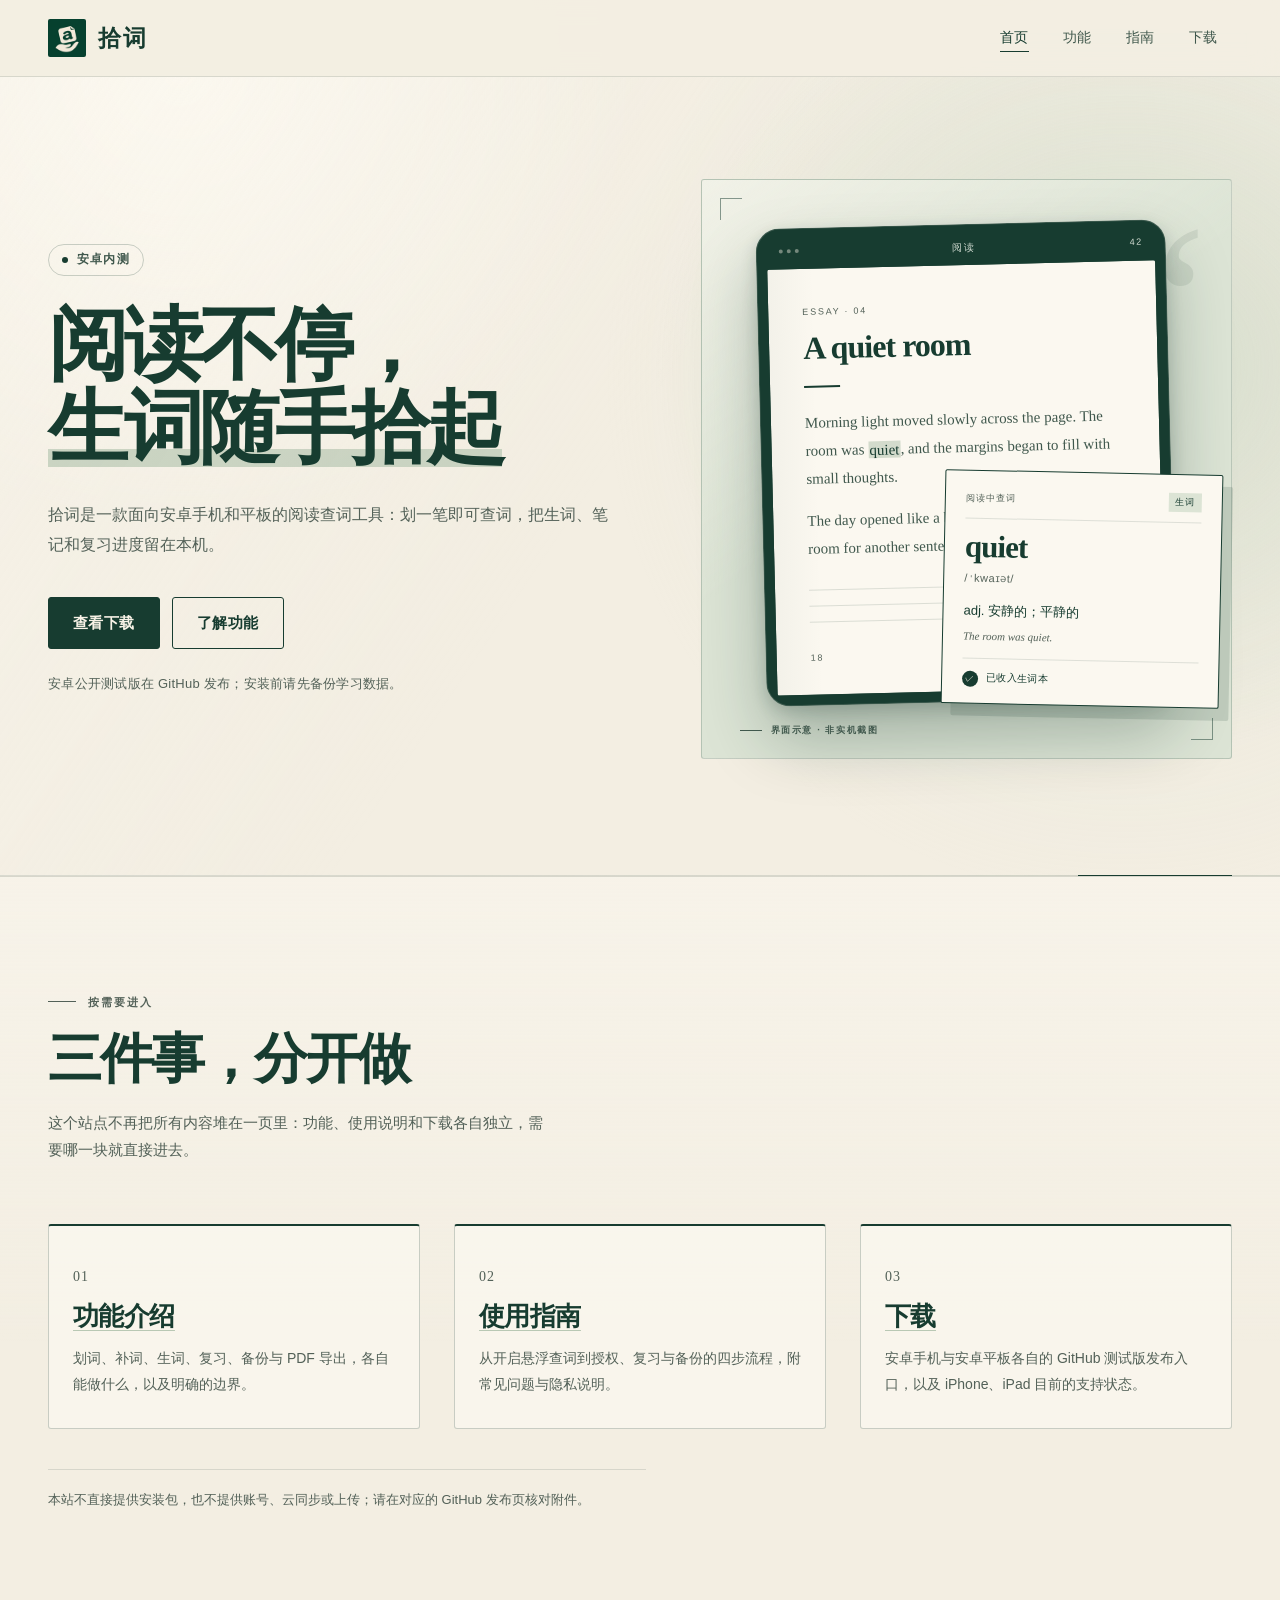
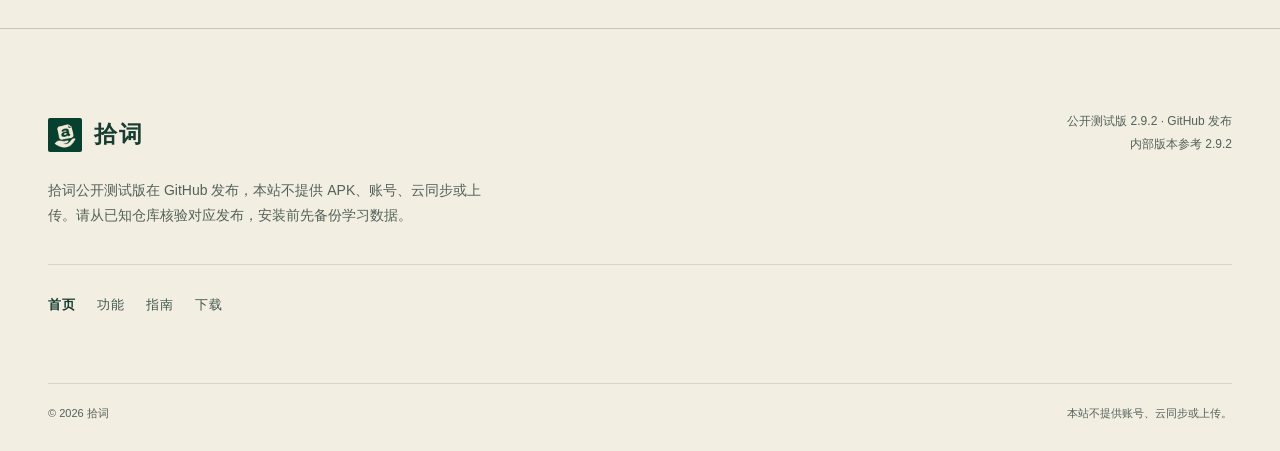
<file: website/index.html>
<!doctype html>
<html lang="zh-CN" data-page="home">
<head>
  <meta charset="utf-8">
  <meta name="viewport" content="width=device-width, initial-scale=1">
  <meta name="color-scheme" content="light">
  <meta name="theme-color" content="#f3eee2">
<link rel="icon" type="image/png" sizes="64x64" href="[data-uri]">
  <meta name="description" content="拾词是一款面向安卓手机和平板的阅读查词工具：划一笔即可查词，把生词、笔记和复习进度留在本机。">
  <title>拾词｜阅读不停，生词随手拾起</title>
  <link rel="stylesheet" href="styles.css?v=20261126a">
</head>
<body>
  <a class="skip-link" href="#main">跳到主要内容</a>

  <noscript>
    <div class="nojs-notice" role="status">
      <strong>需要启用 JavaScript 才能看到完整的当前状态。</strong>
      本页的版本、下载状态与页脚说明由 <code>content.js</code> 渲染；下方品牌介绍、页面入口和产品边界不依赖脚本即可阅读。页面不会自动下载任何内容，也不会向外部服务发起请求。
    </div>
  </noscript>

  <header class="site-header">
    <div class="shell header-inner">
      <a class="brand" href="index.html" aria-label="拾词首页">
        <span class="brand-mark" aria-hidden="true"></span>
        <span class="brand-name" data-site-name>拾词</span>
      </a>
      <nav class="site-nav" aria-label="主要导航" data-nav>
        <a href="index.html" aria-current="page">首页</a>
        <a href="features.html">功能</a>
        <a href="guide.html">指南</a>
        <a href="download.html">下载</a>
      </nav>
    </div>
  </header>

  <main id="main" tabindex="-1">
    <section class="hero" id="top" aria-labelledby="hero-title">
      <div class="shell hero-grid">
        <div class="hero-copy">
          <p class="eyebrow">
            <span class="eyebrow-dot" aria-hidden="true"></span>
            安卓内测
          </p>
          <h1 class="hero-title" id="hero-title">阅读不停，<br><span class="hero-title-accent">生词随手拾起</span></h1>
          <p class="hero-tagline" data-tagline></p>
          <p class="hero-description" data-description></p>
          <div class="hero-actions">
            <a class="button button-primary" href="download.html">查看下载</a>
            <a class="button button-secondary" href="features.html">了解功能</a>
          </div>
          <p class="hero-note" data-hero-status>当前为内测准备阶段，尚无公开发行包。</p>
        </div>

        <figure class="hero-visual">
          <div class="reading-stage" aria-hidden="true">
            <span class="stage-quote">&ldquo;</span>
            <div class="tablet">
              <div class="tablet-bar">
                <span class="tablet-dots"><i></i><i></i><i></i></span>
                <span class="tablet-label">阅读</span>
                <span class="tablet-page">42</span>
              </div>
              <article class="reading-sheet">
                <p class="reading-kicker">ESSAY &middot; 04</p>
                <p class="reading-title">A quiet room</p>
                <div class="reading-rule" aria-hidden="true"></div>
                <p class="reading-body">Morning light moved slowly across the page. The room was <mark>quiet</mark>, and the margins began to fill with small thoughts.</p>
                <p class="reading-body">The day opened like a book, unhurried and full of room for another sentence.</p>
                <span class="reading-line reading-line-short"></span>
                <span class="reading-line"></span>
                <span class="reading-line reading-line-medium"></span>
                <p class="reading-folio">18</p>
              </article>
            </div>

            <div class="lookup-card">
              <div class="lookup-head">
                <span>阅读中查词</span>
                <span class="lookup-tag">生词</span>
              </div>
              <p class="lookup-word">quiet</p>
              <p class="lookup-phonetic">/ˈkwaɪət/</p>
              <p class="lookup-meaning">adj. 安静的；平静的</p>
              <p class="lookup-example">The room was quiet.</p>
              <div class="lookup-saved"><span aria-hidden="true">✓</span> 已收入生词本</div>
            </div>
            <span class="stage-caption">界面示意 &middot; 非实机截图</span>
          </div>
          <figcaption>阅读页与查词浮窗的界面示意，并非实机截图。</figcaption>
        </figure>
      </div>
    </section>

    <section class="section section-routes" aria-labelledby="routes-title">
      <div class="shell">
        <header class="section-heading">
          <p class="section-kicker">按需要进入</p>
          <h2 id="routes-title">三件事，分开做</h2>
          <p class="section-deck">这个站点不再把所有内容堆在一页里：功能、使用说明和下载各自独立，需要哪一块就直接进去。</p>
        </header>

        <ul class="route-list">
          <li class="route-card">
            <p class="route-index" aria-hidden="true">01</p>
            <h3><a href="features.html">功能介绍</a></h3>
            <p>划词、补词、生词、复习、备份与 PDF 导出，各自能做什么，以及明确的边界。</p>
          </li>
          <li class="route-card">
            <p class="route-index" aria-hidden="true">02</p>
            <h3><a href="guide.html">使用指南</a></h3>
            <p>从开启悬浮查词到授权、复习与备份的四步流程，附常见问题与隐私说明。</p>
          </li>
          <li class="route-card">
            <p class="route-index" aria-hidden="true">03</p>
            <h3><a href="download.html">下载</a></h3>
            <p>安卓手机与安卓平板各自的 GitHub 测试版发布入口，以及 iPhone、iPad 目前的支持状态。</p>
          </li>
        </ul>

        <p class="section-footnote">本站不直接提供安装包，也不提供账号、云同步或上传；请在对应的 GitHub 发布页核对附件。</p>
      </div>
    </section>
  </main>

  <footer class="site-footer">
    <div class="shell">
      <div class="footer-top">
        <div class="footer-brand">
          <a class="brand" href="index.html" aria-label="返回拾词首页">
            <span class="brand-mark" aria-hidden="true"></span>
            <span class="brand-name" data-site-name>拾词</span>
          </a>
          <p class="footer-note" data-footer-note></p>
        </div>
        <div class="footer-meta">
          <p data-footer-status>版本与下载状态见下载页</p>
          <p>内部版本参考 <span data-footer-version></span></p>
        </div>
      </div>
      <nav class="footer-nav" aria-label="页脚导航">
        <a href="index.html" aria-current="page">首页</a>
        <a href="features.html">功能</a>
        <a href="guide.html">指南</a>
        <a href="download.html">下载</a>
      </nav>
      <div class="footer-bottom">
        <p>&copy; <span data-year></span> <span data-site-name>拾词</span></p>
        <p>本站不提供账号、云同步或上传。</p>
        <p class="footer-repository" data-footer-repository hidden></p>
      </div>
    </div>
  </footer>

  <script src="content.js?v=20261126a"></script>
  <script src="app.js?v=20261126a"></script>
</body>
</html>
</file>
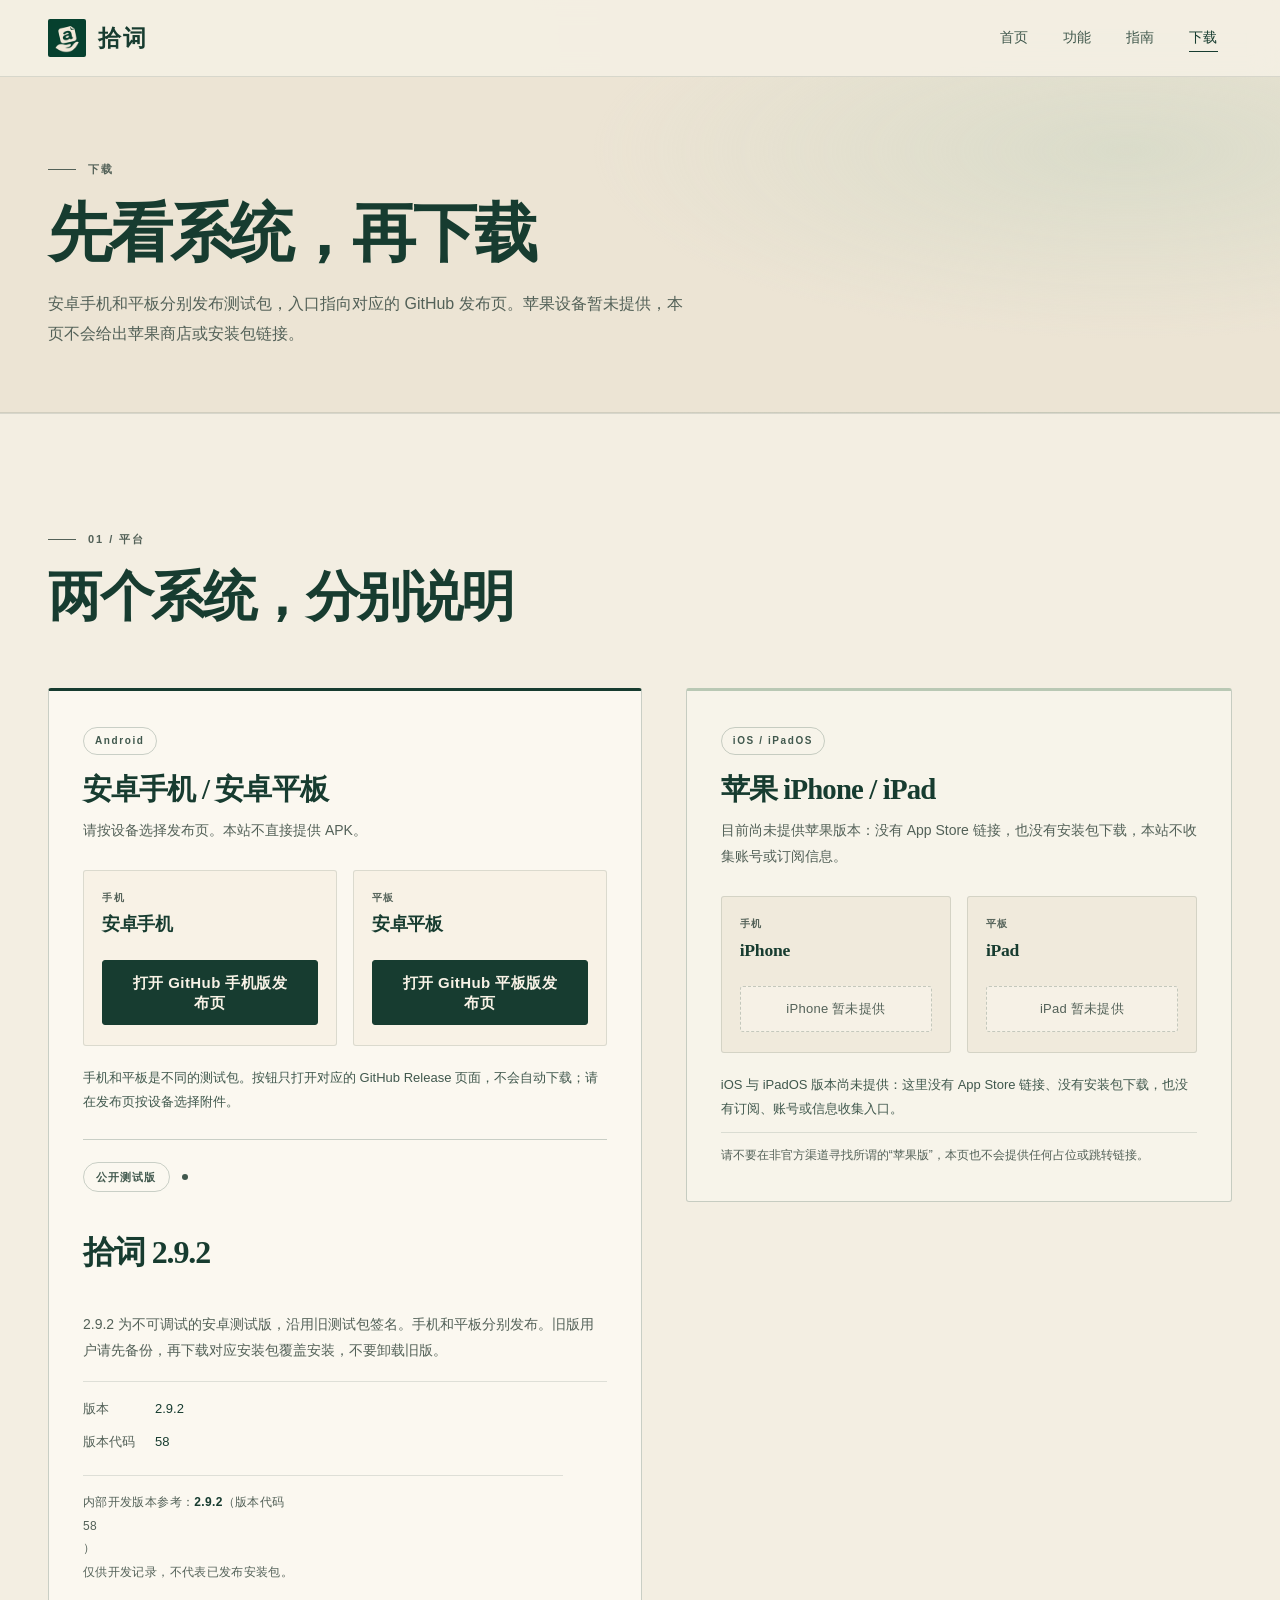
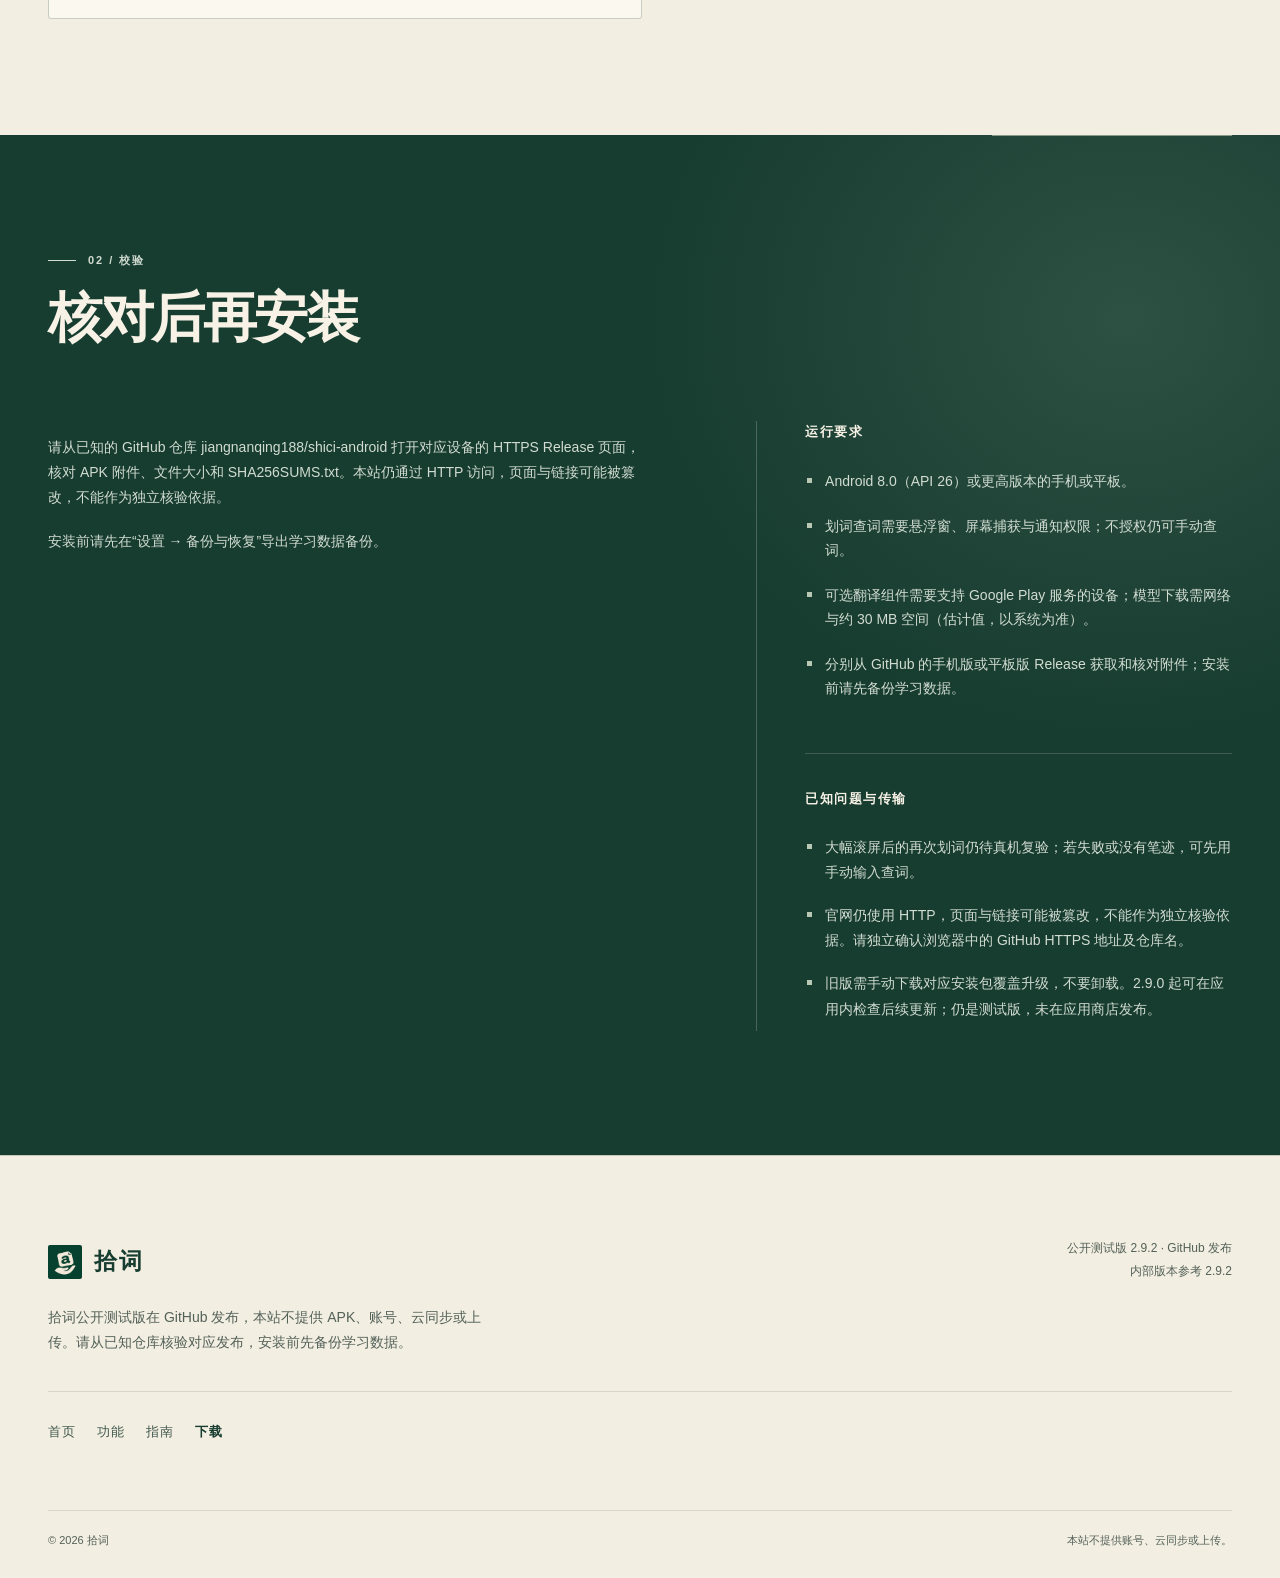
<file: website/download.html>
<!doctype html>
<html lang="zh-CN" data-page="download">
<head>
  <meta charset="utf-8">
  <meta name="viewport" content="width=device-width, initial-scale=1">
  <meta name="color-scheme" content="light">
  <meta name="theme-color" content="#f3eee2">
<link rel="icon" type="image/png" sizes="64x64" href="[data-uri]">
  <meta name="description" content="拾词安卓手机与安卓平板的 GitHub 测试版发布入口，以及 iPhone、iPad 当前的支持状态。">
  <title>下载｜拾词</title>
  <link rel="stylesheet" href="styles.css?v=20261126a">
</head>
<body>
  <a class="skip-link" href="#main">跳到主要内容</a>

  <noscript>
    <div class="nojs-notice" role="status">
      <strong>需要启用 JavaScript 才能看到当前版本与校验值。</strong>
      JavaScript 未启用，本站不显示发布按钮，也不直接提供 APK。请从已知的 GitHub 仓库打开对应设备的 Release 页面，核对附件与 SHA256SUMS.txt。
    </div>
  </noscript>

  <header class="site-header">
    <div class="shell header-inner">
      <a class="brand" href="index.html" aria-label="拾词首页">
        <span class="brand-mark" aria-hidden="true"></span>
        <span class="brand-name" data-site-name>拾词</span>
      </a>
      <nav class="site-nav" aria-label="主要导航" data-nav>
        <a href="index.html">首页</a>
        <a href="features.html">功能</a>
        <a href="guide.html">指南</a>
        <a href="download.html" aria-current="page">下载</a>
      </nav>
    </div>
  </header>

  <main id="main" tabindex="-1">
    <section class="page-head page-head-download" aria-labelledby="page-title">
      <div class="shell">
        <p class="page-kicker">下载</p>
        <h1 class="page-title" id="page-title">先看系统，再下载</h1>
        <p class="page-deck">安卓手机和平板分别发布测试包，入口指向对应的 GitHub 发布页。苹果设备暂未提供，本页不会给出苹果商店或安装包链接。</p>
      </div>
    </section>

    <section class="section section-platform" aria-labelledby="platform-title">
      <div class="shell">
        <header class="section-heading">
          <p class="section-kicker">01 / 平台</p>
          <h2 id="platform-title">两个系统，分别说明</h2>
        </header>

        <div class="platform-grid">
          <section class="platform-card" aria-labelledby="android-title">
            <header class="platform-head">
              <p class="platform-badge">Android</p>
              <h3 id="android-title">安卓手机 / 安卓平板</h3>
              <p class="platform-deck">请按设备选择发布页。本站不直接提供 APK。</p>
            </header>

            <div class="platform-devices">
              <div class="device-block">
                <p class="device-label">手机</p>
                <h4>安卓手机</h4>
                <div class="device-action" data-android-phone>
                  <p class="platform-placeholder">发布按钮仅在配置通过校验后显示</p>
                </div>
              </div>
              <div class="device-block">
                <p class="device-label">平板</p>
                <h4>安卓平板</h4>
                <div class="device-action" data-android-tablet>
                  <p class="platform-placeholder">发布按钮仅在配置通过校验后显示</p>
                </div>
              </div>
            </div>

            <p class="platform-note" id="android-release-note" data-android-release-note>手机和平板是不同的测试包。发布入口只打开对应的 GitHub 页面，不会自动下载。</p>

            <div class="release-status">
              <div class="release-line">
                <span class="release-pill" data-release-channel>下载信息</span>
                <span class="release-dot" aria-hidden="true"></span>
              </div>
              <h4 class="release-title" data-release-title>正在载入版本信息</h4>
              <p class="release-copy" data-release-copy>当前版本和发布按钮需启用 JavaScript 后才能显示。本站不直接提供安装包。</p>
            </div>

            <dl class="release-meta" data-release-meta hidden></dl>

            <p class="internal-version">
              内部开发版本参考：<strong data-internal-version></strong>（版本代码 <span data-internal-version-code></span>）
              <span>仅供开发记录，不代表已发布安装包。</span>
            </p>
          </section>

          <section class="platform-card platform-card-apple" aria-labelledby="apple-title">
            <header class="platform-head">
              <p class="platform-badge">iOS / iPadOS</p>
              <h3 id="apple-title">苹果 iPhone / iPad</h3>
              <p class="platform-deck">目前尚未提供苹果版本：没有 App Store 链接，也没有安装包下载，本站不收集账号或订阅信息。</p>
            </header>

            <div class="platform-devices">
              <div class="device-block device-block-muted">
                <p class="device-label">手机</p>
                <h4>iPhone</h4>
                <p class="platform-unavailable" data-apple-phone>iPhone 暂未提供</p>
              </div>
              <div class="device-block device-block-muted">
                <p class="device-label">平板</p>
                <h4>iPad</h4>
                <p class="platform-unavailable" data-apple-tablet>iPad 暂未提供</p>
              </div>
            </div>

            <p class="platform-note" data-apple-note>iOS 与 iPadOS 版本尚未提供：这里没有 App Store 链接、没有安装包下载，也没有订阅、账号或信息收集入口。</p>
            <p class="platform-footnote">请不要在非官方渠道寻找所谓的“苹果版”，本页也不会提供任何占位或跳转链接。</p>
          </section>
        </div>
      </div>
    </section>

    <section class="section section-download" aria-labelledby="download-title">
      <div class="shell">
        <header class="section-heading section-heading-inverse">
          <p class="section-kicker">02 / 校验</p>
          <h2 id="download-title">核对后再安装</h2>
        </header>

        <div class="download-layout">
          <div class="download-main">
            <p class="verify-copy" data-verify-copy>请从已知的 GitHub 仓库 jiangnanqing188/shici-android 打开对应设备的 HTTPS Release 页面，核对 APK 附件、文件大小和 SHA256SUMS.txt。</p>
            <p class="download-shared">安装前请先在“设置 → 备份与恢复”导出学习数据备份。</p>
          </div>

          <div class="download-side">
            <section class="download-block" aria-labelledby="requirements-title">
              <h3 id="requirements-title">运行要求</h3>
              <ul class="requirement-list" data-requirements></ul>
            </section>
            <section class="download-block" aria-labelledby="notes-title">
              <h3 id="notes-title">已知问题与传输</h3>
              <ul class="notice-list">
                <li>大幅滚屏后的再次划词仍待真机复验；若失败或没有笔迹，可先用手动输入查词。</li>
                <li>官网仍使用 HTTP，页面与链接可能被篡改，不能作为独立核验依据。请独立确认浏览器中的 GitHub HTTPS 地址及仓库名。</li>
                <li>旧版需手动下载对应安装包覆盖升级，不要卸载。2.9.0 起可在应用内检查后续更新；仍是测试版，未在应用商店发布。</li>
              </ul>
            </section>
          </div>
        </div>
      </div>
    </section>
  </main>

  <footer class="site-footer">
    <div class="shell">
      <div class="footer-top">
        <div class="footer-brand">
          <a class="brand" href="index.html" aria-label="返回拾词首页">
            <span class="brand-mark" aria-hidden="true"></span>
            <span class="brand-name" data-site-name>拾词</span>
          </a>
          <p class="footer-note" data-footer-note></p>
        </div>
        <div class="footer-meta">
          <p data-footer-status>版本与下载状态见本页</p>
          <p>内部版本参考 <span data-footer-version></span></p>
        </div>
      </div>
      <nav class="footer-nav" aria-label="页脚导航">
        <a href="index.html">首页</a>
        <a href="features.html">功能</a>
        <a href="guide.html">指南</a>
        <a href="download.html" aria-current="page">下载</a>
      </nav>
      <div class="footer-bottom">
        <p>&copy; <span data-year></span> <span data-site-name>拾词</span></p>
        <p>本站不提供账号、云同步或上传。</p>
        <p class="footer-repository" data-footer-repository hidden></p>
      </div>
    </div>
  </footer>

  <script src="content.js?v=20261126a"></script>
  <script src="app.js?v=20261126a"></script>
</body>
</html>
</file>
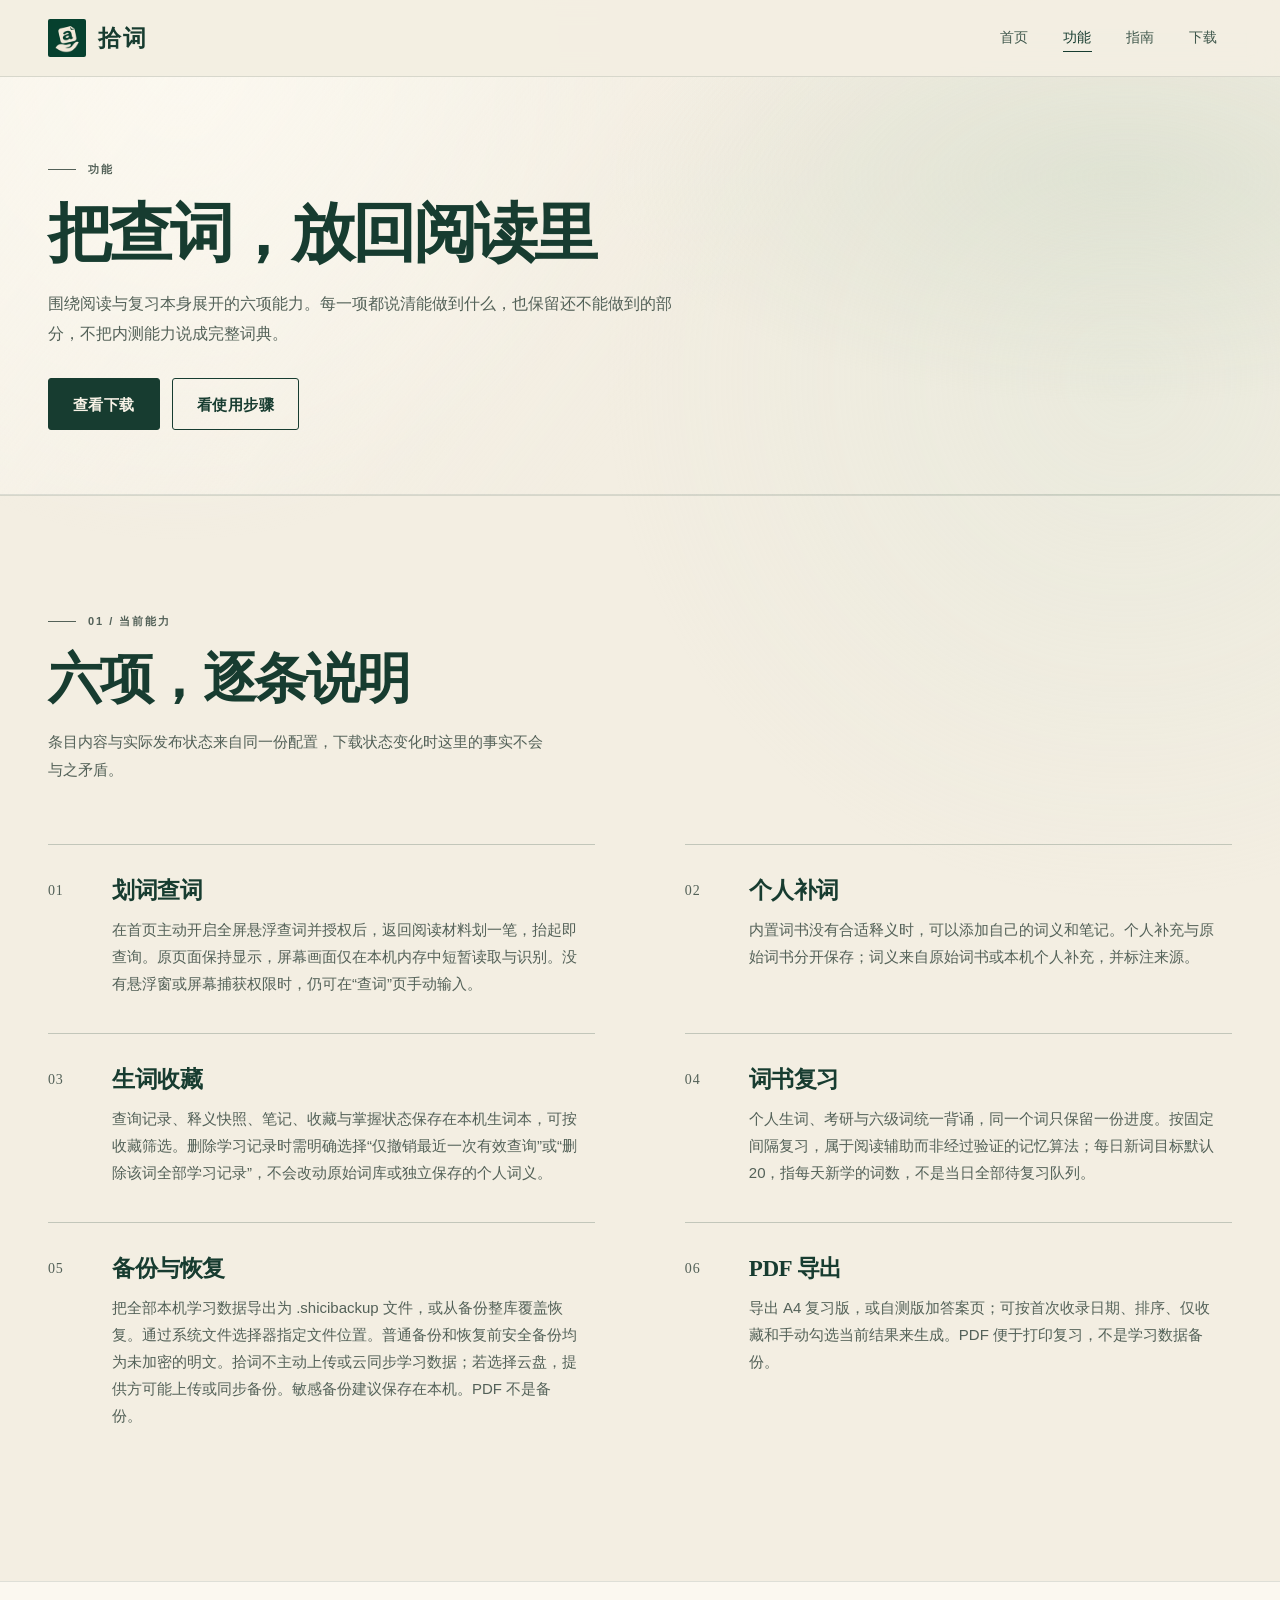
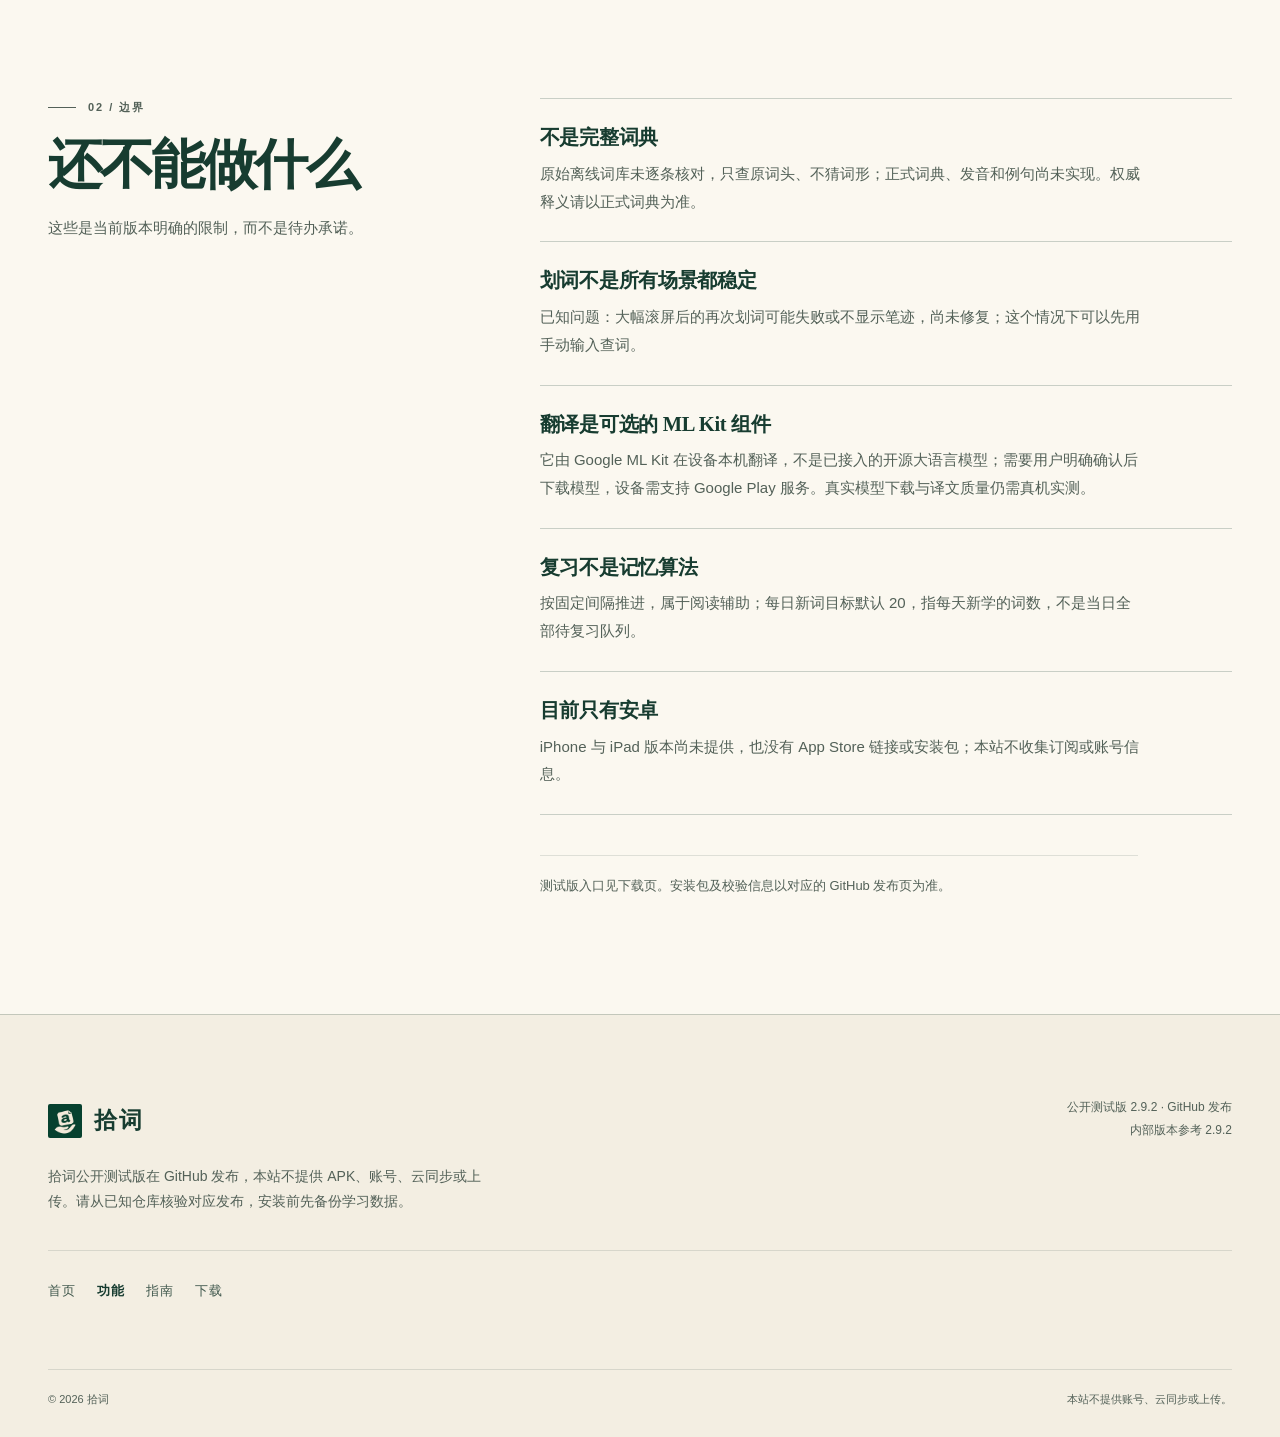
<file: website/features.html>
<!doctype html>
<html lang="zh-CN" data-page="features">
<head>
  <meta charset="utf-8">
  <meta name="viewport" content="width=device-width, initial-scale=1">
  <meta name="color-scheme" content="light">
  <meta name="theme-color" content="#f3eee2">
<link rel="icon" type="image/png" sizes="64x64" href="[data-uri]">
  <meta name="description" content="划词查词、个人补词、生词收藏、词书复习、本地备份与 PDF 导出：拾词当前已经具备的能力，以及明确的边界。">
  <title>功能介绍｜拾词</title>
  <link rel="stylesheet" href="styles.css?v=20261126a">
</head>
<body>
  <a class="skip-link" href="#main">跳到主要内容</a>

  <noscript>
    <div class="nojs-notice" role="status">
      <strong>需要启用 JavaScript 才能看到完整的功能列表。</strong>
      功能条目与当前版本状态由 <code>content.js</code> 渲染；下方页面标题、功能范围说明和跳转入口不依赖脚本即可阅读。页面不会自动下载任何内容，也不会向外部服务发起请求。
    </div>
  </noscript>

  <header class="site-header">
    <div class="shell header-inner">
      <a class="brand" href="index.html" aria-label="拾词首页">
        <span class="brand-mark" aria-hidden="true"></span>
        <span class="brand-name" data-site-name>拾词</span>
      </a>
      <nav class="site-nav" aria-label="主要导航" data-nav>
        <a href="index.html">首页</a>
        <a href="features.html" aria-current="page">功能</a>
        <a href="guide.html">指南</a>
        <a href="download.html">下载</a>
      </nav>
    </div>
  </header>

  <main id="main" tabindex="-1">
    <section class="page-head page-head-features" aria-labelledby="page-title">
      <div class="shell">
        <p class="page-kicker">功能</p>
        <h1 class="page-title" id="page-title">把查词，放回阅读里</h1>
        <p class="page-deck">围绕阅读与复习本身展开的六项能力。每一项都说清能做到什么，也保留还不能做到的部分，不把内测能力说成完整词典。</p>
        <p class="page-actions">
          <a class="button button-primary" href="download.html">查看下载</a>
          <a class="button button-secondary" href="guide.html">看使用步骤</a>
        </p>
      </div>
    </section>

    <section class="section" id="features" aria-labelledby="features-title">
      <div class="shell">
        <header class="section-heading">
          <p class="section-kicker">01 / 当前能力</p>
          <h2 id="features-title">六项，逐条说明</h2>
          <p class="section-deck">条目内容与实际发布状态来自同一份配置，下载状态变化时这里的事实不会与之矛盾。</p>
        </header>
        <div class="feature-list" data-features></div>
      </div>
    </section>

    <section class="section section-limits" aria-labelledby="limits-title">
      <div class="shell split-layout">
        <header class="section-heading section-heading-sticky">
          <p class="section-kicker">02 / 边界</p>
          <h2 id="limits-title">还不能做什么</h2>
          <p class="section-deck">这些是当前版本明确的限制，而不是待办承诺。</p>
        </header>
        <div class="limit-body">
          <ul class="limit-list">
            <li>
              <h3>不是完整词典</h3>
              <p>原始离线词库未逐条核对，只查原词头、不猜词形；正式词典、发音和例句尚未实现。权威释义请以正式词典为准。</p>
            </li>
            <li>
              <h3>划词不是所有场景都稳定</h3>
              <p>已知问题：大幅滚屏后的再次划词可能失败或不显示笔迹，尚未修复；这个情况下可以先用手动输入查词。</p>
            </li>
            <li>
              <h3>翻译是可选的 ML Kit 组件</h3>
              <p>它由 Google ML Kit 在设备本机翻译，不是已接入的开源大语言模型；需要用户明确确认后下载模型，设备需支持 Google Play 服务。真实模型下载与译文质量仍需真机实测。</p>
            </li>
            <li>
              <h3>复习不是记忆算法</h3>
              <p>按固定间隔推进，属于阅读辅助；每日新词目标默认 20，指每天新学的词数，不是当日全部待复习队列。</p>
            </li>
            <li>
              <h3>目前只有安卓</h3>
              <p>iPhone 与 iPad 版本尚未提供，也没有 App Store 链接或安装包；本站不收集订阅或账号信息。</p>
            </li>
          </ul>
          <p class="section-footnote">测试版入口见下载页。安装包及校验信息以对应的 GitHub 发布页为准。</p>
        </div>
      </div>
    </section>
  </main>

  <footer class="site-footer">
    <div class="shell">
      <div class="footer-top">
        <div class="footer-brand">
          <a class="brand" href="index.html" aria-label="返回拾词首页">
            <span class="brand-mark" aria-hidden="true"></span>
            <span class="brand-name" data-site-name>拾词</span>
          </a>
          <p class="footer-note" data-footer-note></p>
        </div>
        <div class="footer-meta">
          <p data-footer-status>版本与下载状态见下载页</p>
          <p>内部版本参考 <span data-footer-version></span></p>
        </div>
      </div>
      <nav class="footer-nav" aria-label="页脚导航">
        <a href="index.html">首页</a>
        <a href="features.html" aria-current="page">功能</a>
        <a href="guide.html">指南</a>
        <a href="download.html">下载</a>
      </nav>
      <div class="footer-bottom">
        <p>&copy; <span data-year></span> <span data-site-name>拾词</span></p>
        <p>本站不提供账号、云同步或上传。</p>
        <p class="footer-repository" data-footer-repository hidden></p>
      </div>
    </div>
  </footer>

  <script src="content.js?v=20261126a"></script>
  <script src="app.js?v=20261126a"></script>
</body>
</html>
</file>
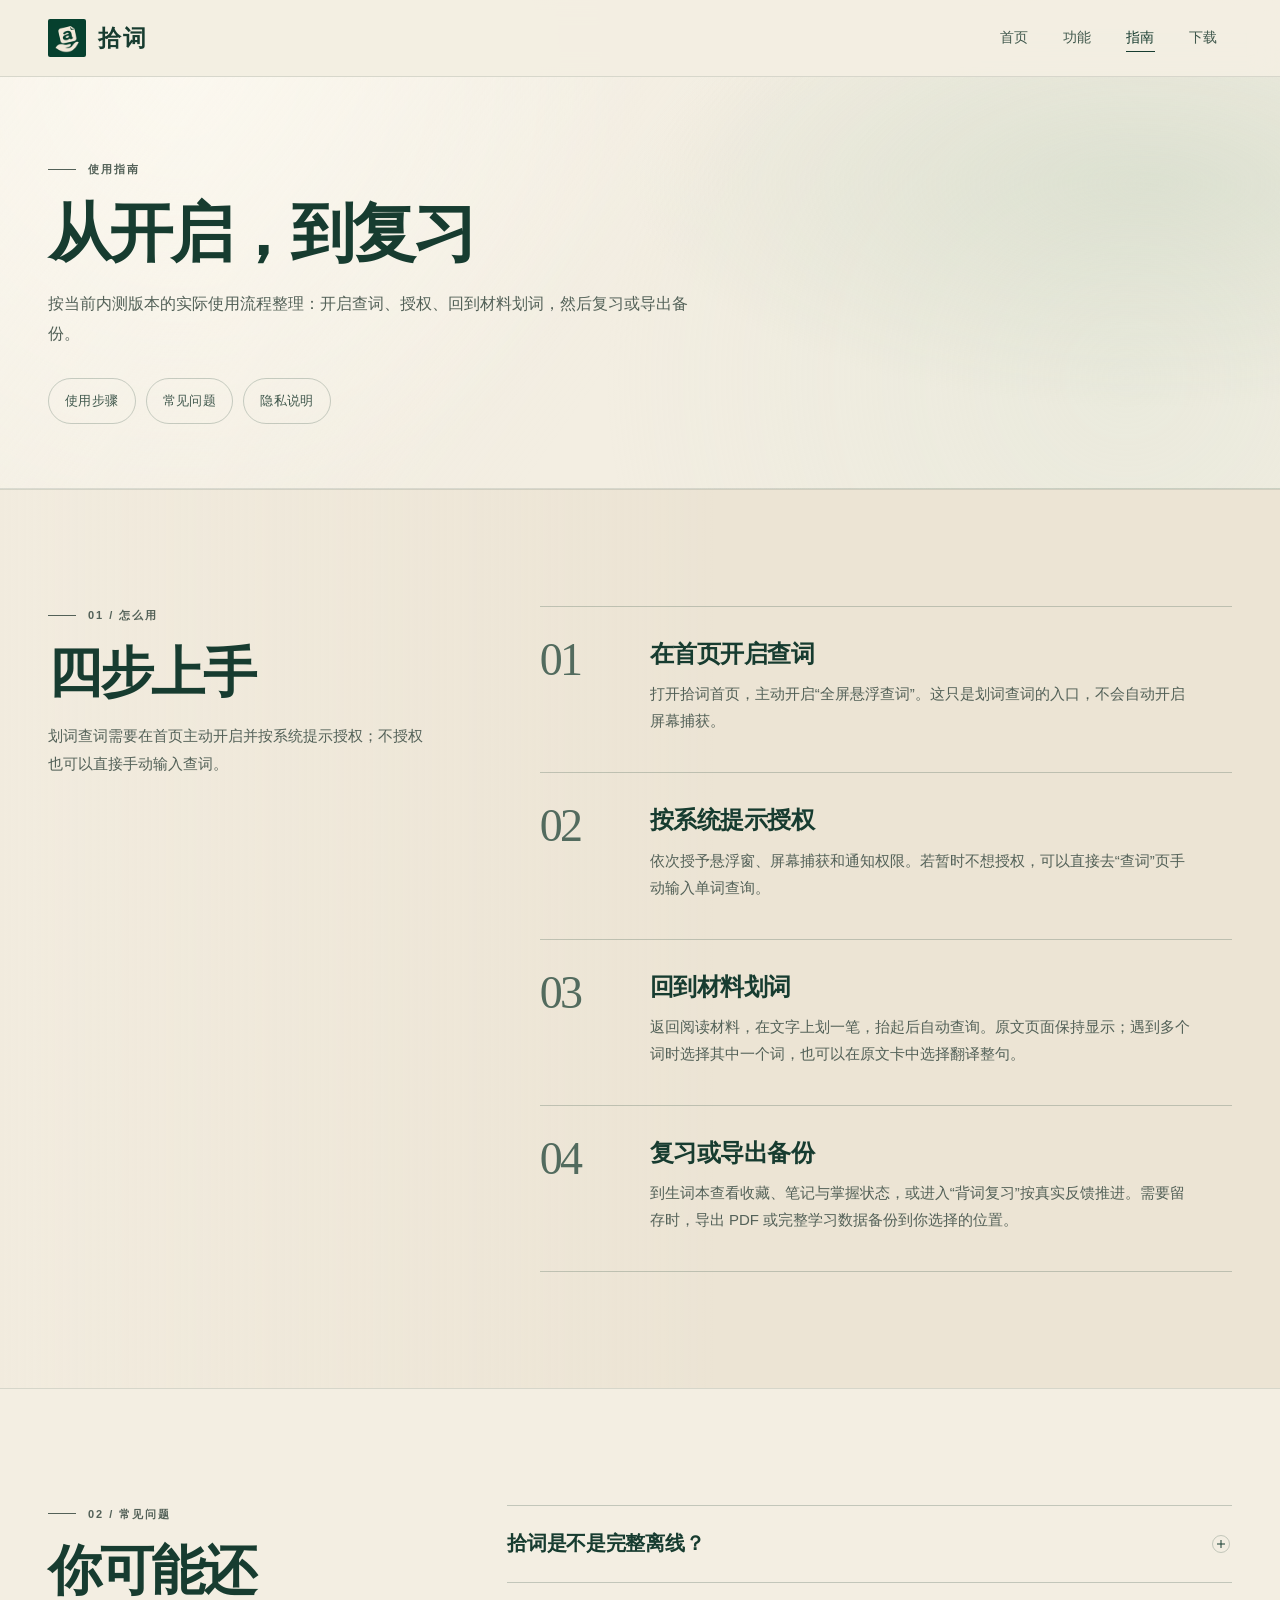
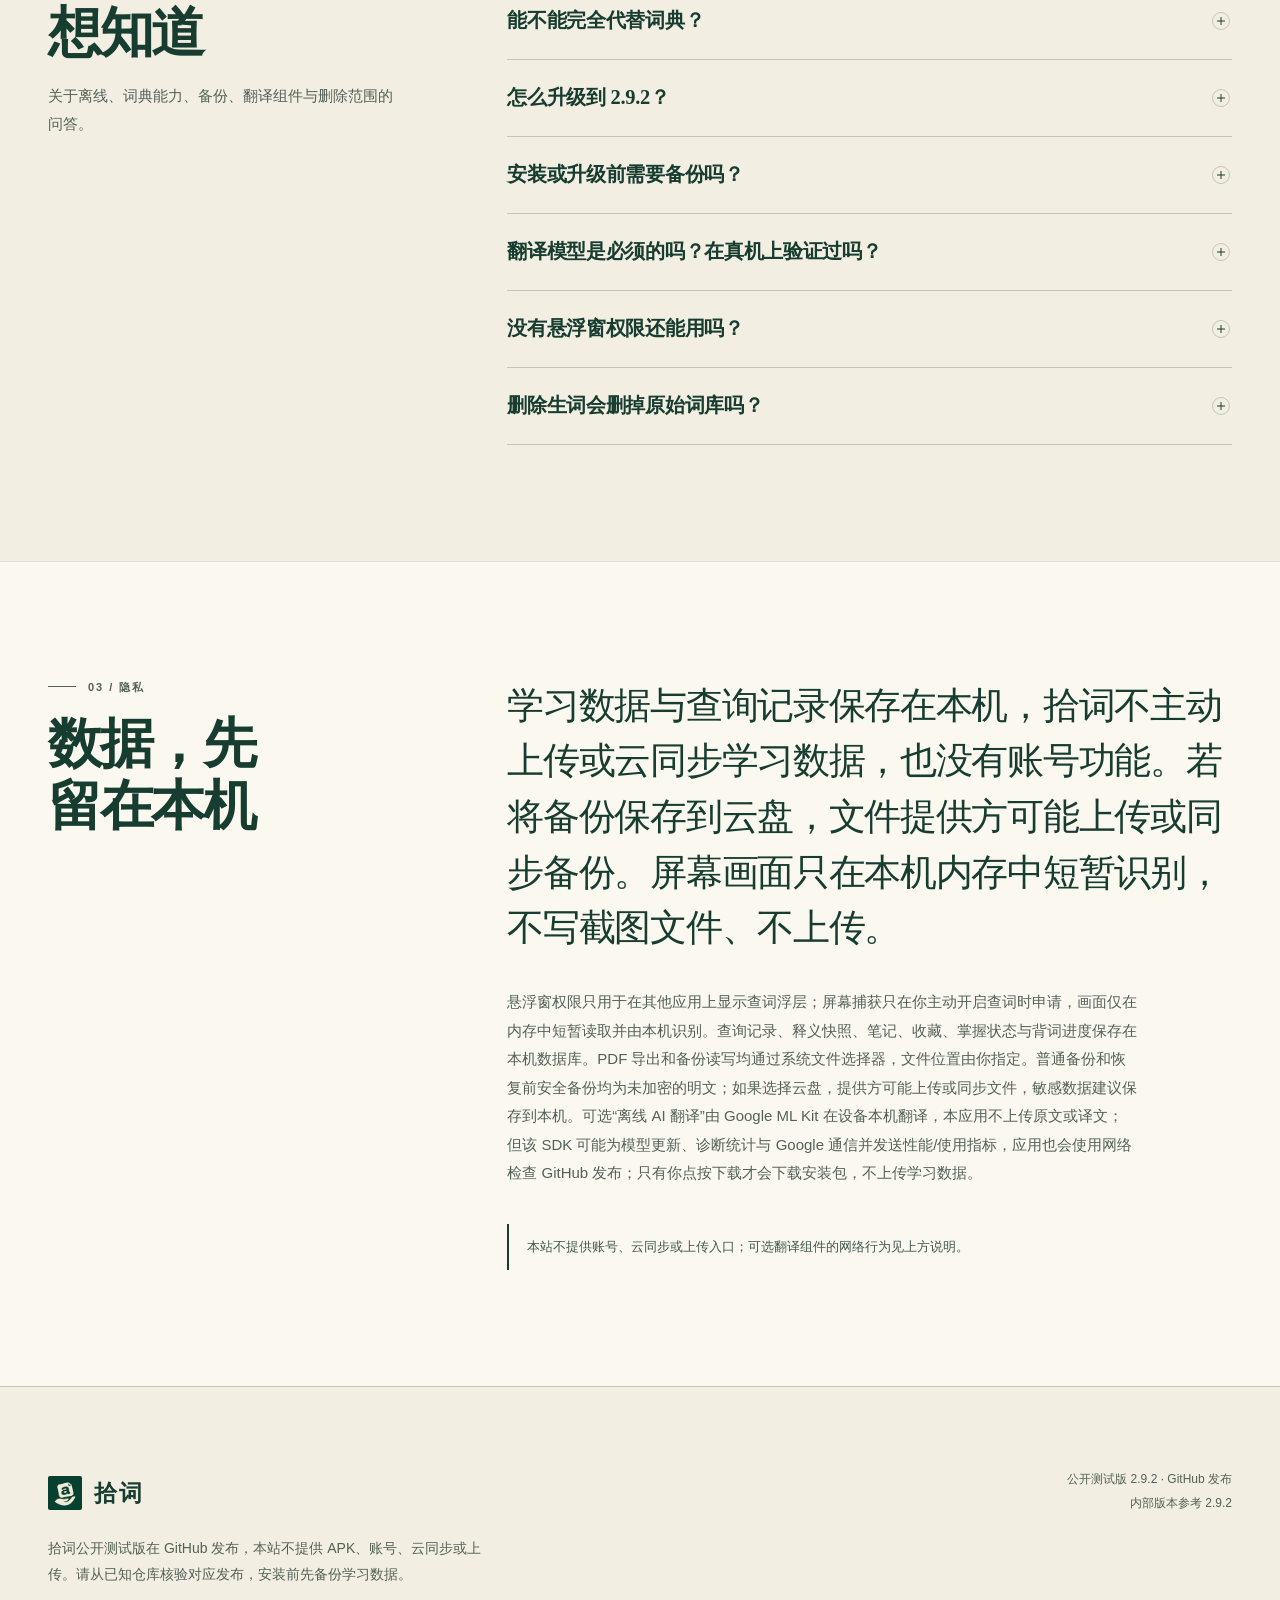
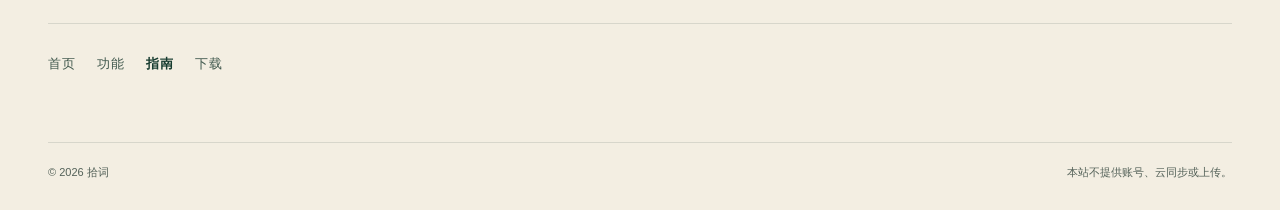
<file: website/guide.html>
<!doctype html>
<html lang="zh-CN" data-page="guide">
<head>
  <meta charset="utf-8">
  <meta name="viewport" content="width=device-width, initial-scale=1">
  <meta name="color-scheme" content="light">
  <meta name="theme-color" content="#f3eee2">
<link rel="icon" type="image/png" sizes="64x64" href="[data-uri]">
  <meta name="description" content="从开启悬浮查词、按系统提示授权，到复习与备份：拾词的使用步骤、常见问题与隐私说明。">
  <title>使用指南与常见问题｜拾词</title>
  <link rel="stylesheet" href="styles.css?v=20261126a">
</head>
<body>
  <a class="skip-link" href="#main">跳到主要内容</a>

  <noscript>
    <div class="nojs-notice" role="status">
      <strong>需要启用 JavaScript 才能看到完整步骤、常见问题与隐私说明。</strong>
      步骤、问答与隐私细节由 <code>content.js</code> 渲染；下方页面标题与章节入口不依赖脚本即可阅读。页面不会自动下载任何内容，也不会向外部服务发起请求。
    </div>
  </noscript>

  <header class="site-header">
    <div class="shell header-inner">
      <a class="brand" href="index.html" aria-label="拾词首页">
        <span class="brand-mark" aria-hidden="true"></span>
        <span class="brand-name" data-site-name>拾词</span>
      </a>
      <nav class="site-nav" aria-label="主要导航" data-nav>
        <a href="index.html">首页</a>
        <a href="features.html">功能</a>
        <a href="guide.html" aria-current="page">指南</a>
        <a href="download.html">下载</a>
      </nav>
    </div>
  </header>

  <main id="main" tabindex="-1">
    <section class="page-head" aria-labelledby="page-title">
      <div class="shell">
        <p class="page-kicker">使用指南</p>
        <h1 class="page-title" id="page-title">从开启，到复习</h1>
        <p class="page-deck">按当前内测版本的实际使用流程整理：开启查词、授权、回到材料划词，然后复习或导出备份。</p>
        <nav class="page-jump" aria-label="本页章节">
          <a href="#how">使用步骤</a>
          <a href="#faq">常见问题</a>
          <a href="#privacy">隐私说明</a>
        </nav>
      </div>
    </section>

    <section class="section section-how" id="how" aria-labelledby="how-title">
      <div class="shell split-layout">
        <header class="section-heading section-heading-sticky">
          <p class="section-kicker">01 / 怎么用</p>
          <h2 id="how-title">四步上手</h2>
          <p class="section-deck">划词查词需要在首页主动开启并按系统提示授权；不授权也可以直接手动输入查词。</p>
        </header>
        <ol class="steps" data-steps></ol>
      </div>
    </section>

    <section class="section section-faq" id="faq" aria-labelledby="faq-title">
      <div class="shell faq-layout">
        <header class="section-heading">
          <p class="section-kicker">02 / 常见问题</p>
          <h2 id="faq-title">你可能还想知道</h2>
          <p class="section-deck">关于离线、词典能力、备份、翻译组件与删除范围的问答。</p>
        </header>
        <div class="faq-list" data-faq></div>
      </div>
    </section>

    <section class="section section-privacy" id="privacy" aria-labelledby="privacy-title">
      <div class="shell privacy-layout">
        <header class="section-heading">
          <p class="section-kicker">03 / 隐私</p>
          <h2 id="privacy-title">数据，先留在本机</h2>
        </header>
        <div class="privacy-body">
          <p class="privacy-summary" data-privacy-summary></p>
          <div class="privacy-details" data-privacy-details></div>
          <p class="privacy-page-note">本站不提供账号、云同步或上传入口；可选翻译组件的网络行为见上方说明。</p>
        </div>
      </div>
    </section>
  </main>

  <footer class="site-footer">
    <div class="shell">
      <div class="footer-top">
        <div class="footer-brand">
          <a class="brand" href="index.html" aria-label="返回拾词首页">
            <span class="brand-mark" aria-hidden="true"></span>
            <span class="brand-name" data-site-name>拾词</span>
          </a>
          <p class="footer-note" data-footer-note></p>
        </div>
        <div class="footer-meta">
          <p data-footer-status>版本与下载状态见下载页</p>
          <p>内部版本参考 <span data-footer-version></span></p>
        </div>
      </div>
      <nav class="footer-nav" aria-label="页脚导航">
        <a href="index.html">首页</a>
        <a href="features.html">功能</a>
        <a href="guide.html" aria-current="page">指南</a>
        <a href="download.html">下载</a>
      </nav>
      <div class="footer-bottom">
        <p>&copy; <span data-year></span> <span data-site-name>拾词</span></p>
        <p>本站不提供账号、云同步或上传。</p>
        <p class="footer-repository" data-footer-repository hidden></p>
      </div>
    </div>
  </footer>

  <script src="content.js?v=20261126a"></script>
  <script src="app.js?v=20261126a"></script>
</body>
</html>
</file>
<file: website/styles.css>
:root {
  --paper: #f3eee2;
  --paper-light: #fbf8f0;
  --paper-deep: #ece4d4;
  --ink: #173c30;
  --ink-strong: #0f2f25;
  --ink-soft: #40584d;
  --muted: #536158;
  --line: rgba(23, 60, 48, 0.22);
  --line-soft: rgba(23, 60, 48, 0.13);
  --sage: #dce4d5;
  --sage-deep: #b9c8b4;
  --cream: #f8f2e6;
  --cream-dim: #d2dcd2;
  --serif: "Iowan Old Style", "Palatino Linotype", "Songti SC", "STSong", "Noto Serif CJK SC", "Source Han Serif SC", serif;
  --sans: "Avenir Next", "PingFang SC", "Hiragino Sans GB", "Noto Sans CJK SC", "Source Han Sans SC", "Microsoft YaHei", sans-serif;
  --shell: 1240px;
  --gutter: clamp(20px, 4vw, 48px);
  --section-space: clamp(72px, 10vw, 116px);
  --radius: 3px;
  --brand-logo: url("[data-uri]");
}

*,
*::before,
*::after {
  box-sizing: border-box;
}

html {
  scroll-behavior: smooth;
  scroll-padding-top: 96px;
}

body {
  margin: 0;
  overflow-x: clip;
  background: var(--paper);
  color: var(--ink);
  font-family: var(--sans);
  font-size: 16px;
  line-height: 1.7;
  -webkit-font-smoothing: antialiased;
  text-rendering: optimizeLegibility;
}

body::before {
  position: fixed;
  inset: 0;
  z-index: -1;
  background:
    radial-gradient(circle at 14% 8%, rgba(255, 252, 244, 0.72), transparent 34%),
    radial-gradient(circle at 88% 42%, rgba(220, 228, 213, 0.38), transparent 42%);
  content: "";
  pointer-events: none;
}

::selection {
  background: var(--sage-deep);
  color: var(--ink-strong);
}

h1,
h2,
h3,
p,
figure,
dl,
dd {
  margin: 0;
}

ul,
ol {
  margin: 0;
  padding: 0;
}

a {
  color: inherit;
  text-decoration-thickness: 1px;
  text-underline-offset: 0.2em;
}

img,
svg {
  display: block;
  max-width: 100%;
}

[hidden] {
  display: none !important;
}

:focus-visible {
  outline: 3px solid var(--ink);
  outline-offset: 4px;
}

.shell {
  width: min(calc(100% - (var(--gutter) * 2)), var(--shell));
  margin-inline: auto;
}

.skip-link {
  position: fixed;
  top: 12px;
  left: 12px;
  z-index: 100;
  display: inline-flex;
  align-items: center;
  min-height: 48px;
  padding: 10px 18px;
  transform: translateY(-180%);
  background: var(--ink);
  color: var(--cream);
  font-size: 14px;
  text-decoration: none;
  transition: transform 160ms ease;
}

.skip-link:focus {
  transform: translateY(0);
}

.nojs-notice {
  padding: 16px var(--gutter);
  border-bottom: 1px solid rgba(248, 242, 230, 0.28);
  background: var(--ink-strong);
  color: var(--cream);
  font-size: 14px;
  line-height: 1.7;
}

.nojs-notice strong {
  display: block;
  margin-bottom: 2px;
}

.nojs-notice code {
  padding: 0.1em 0.35em;
  background: rgba(248, 242, 230, 0.12);
  font-size: 0.95em;
}

.load-notice {
  width: min(calc(100% - (var(--gutter) * 2)), var(--shell));
  margin: 24px auto 0;
  padding: 14px 18px;
  border-left: 3px solid var(--ink);
  background: var(--paper-light);
  color: var(--ink-soft);
  font-size: 14px;
  line-height: 1.75;
}

/* Header */

.site-header {
  position: sticky;
  top: 0;
  z-index: 30;
  border-bottom: 1px solid var(--line-soft);
  background: rgba(243, 238, 226, 0.94);
  -webkit-backdrop-filter: blur(14px);
  backdrop-filter: blur(14px);
}

.header-inner {
  display: flex;
  align-items: center;
  justify-content: space-between;
  min-height: 76px;
  gap: 28px;
}

.brand {
  display: inline-flex;
  align-items: center;
  min-height: 48px;
  gap: 12px;
  color: var(--ink);
  text-decoration: none;
}

.brand-mark {
  display: grid;
  width: 38px;
  height: 38px;
  place-items: center;
  border-radius: 2px;
  background-color: var(--ink);
  background-image: var(--brand-logo);
  background-position: center;
  background-size: cover;
  color: var(--cream);
  font-family: var(--serif);
  font-size: 23px;
  line-height: 1;
}

.brand-name {
  font-family: var(--serif);
  font-size: 23px;
  font-weight: 600;
  letter-spacing: 0.1em;
  line-height: 1;
}

.site-nav {
  display: flex;
  flex-wrap: wrap;
  align-items: center;
  gap: 2px 6px;
}

.site-nav a {
  position: relative;
  display: inline-flex;
  align-items: center;
  min-height: 48px;
  padding: 10px 14px;
  color: var(--ink-soft);
  font-size: 14px;
  letter-spacing: 0.04em;
  text-decoration: none;
}

.site-nav a::after {
  position: absolute;
  right: 14px;
  bottom: 10px;
  left: 14px;
  height: 1px;
  transform: scaleX(0);
  transform-origin: left;
  background: var(--ink);
  content: "";
  transition: transform 160ms ease;
}

.site-nav a:hover,
.site-nav a:focus-visible {
  color: var(--ink);
}

.site-nav a:hover::after,
.site-nav a:focus-visible::after {
  transform: scaleX(1);
}

/* Hero */

.hero {
  position: relative;
  padding: clamp(58px, 8vw, 104px) 0 clamp(72px, 9vw, 120px);
  border-bottom: 1px solid var(--line-soft);
  background:
    radial-gradient(ellipse 54% 72% at 88% 36%, rgba(197, 210, 190, 0.52), transparent 68%),
    linear-gradient(124deg, rgba(251, 248, 240, 0.42), transparent 48%);
}

.hero::after {
  position: absolute;
  right: var(--gutter);
  bottom: -1px;
  width: clamp(70px, 12vw, 170px);
  height: 1px;
  background: var(--ink);
  content: "";
}

.hero-grid {
  display: grid;
  grid-template-columns: minmax(0, 1.04fr) minmax(380px, 0.96fr);
  align-items: center;
  gap: clamp(40px, 6vw, 88px);
}

.hero-copy {
  min-width: 0;
  max-width: 660px;
}

.eyebrow {
  display: inline-flex;
  align-items: center;
  min-height: 32px;
  margin-bottom: 28px;
  padding: 4px 13px;
  border: 1px solid var(--line);
  border-radius: 999px;
  color: var(--ink-soft);
  font-size: 12px;
  font-weight: 600;
  letter-spacing: 0.1em;
}

.eyebrow-dot {
  width: 6px;
  height: 6px;
  margin-right: 9px;
  border-radius: 50%;
  background: var(--ink);
}

.hero-title {
  max-width: 9.6em;
  font-family: var(--serif);
  font-size: clamp(3.25rem, 6.25vw, 6.4rem);
  font-weight: 600;
  letter-spacing: -0.055em;
  line-height: 1.04;
  text-wrap: balance;
}

.hero-title-accent {
  background-image: linear-gradient(transparent 74%, rgba(185, 200, 180, 0.72) 74%, rgba(185, 200, 180, 0.72) 94%, transparent 94%);
  background-repeat: no-repeat;
  -webkit-box-decoration-break: clone;
  box-decoration-break: clone;
}

.hero-tagline {
  max-width: 34em;
  margin-top: 30px;
  color: var(--ink-soft);
  font-family: var(--serif);
  font-size: clamp(1.15rem, 1.7vw, 1.4rem);
  line-height: 1.65;
}

.hero-tagline:empty {
  display: none;
}

.hero-description {
  max-width: 36em;
  margin-top: 30px;
  color: var(--muted);
  font-size: 16px;
  line-height: 1.85;
}

.hero-tagline:not([hidden]) + .hero-description {
  margin-top: 16px;
}

.hero-description:empty {
  display: none;
}

.hero-actions {
  display: flex;
  flex-wrap: wrap;
  gap: 12px;
  margin-top: 38px;
}

.button {
  display: inline-flex;
  align-items: center;
  justify-content: center;
  min-height: 52px;
  padding: 12px 24px;
  border: 1px solid var(--ink);
  border-radius: var(--radius);
  font-family: var(--sans);
  font-size: 15px;
  font-weight: 600;
  letter-spacing: 0.03em;
  line-height: 1.3;
  text-align: center;
  text-decoration: none;
  transition: background-color 160ms ease, color 160ms ease, border-color 160ms ease;
}

.button-primary {
  background: var(--ink);
  color: var(--cream);
}

.button-primary:hover {
  border-color: var(--ink-strong);
  background: var(--ink-strong);
}

.button-secondary {
  background: transparent;
  color: var(--ink);
}

.button-secondary:hover {
  background: var(--paper-light);
}

.hero-note {
  margin-top: 24px;
  color: var(--muted);
  font-size: 13px;
  letter-spacing: 0.02em;
}

/* Hero reading illustration */

.hero-visual {
  position: relative;
  min-width: 0;
}

.hero-visual figcaption {
  position: absolute;
  width: 1px;
  height: 1px;
  padding: 0;
  overflow: hidden;
  clip: rect(0, 0, 0, 0);
  white-space: nowrap;
  border: 0;
}

.reading-stage {
  position: relative;
  display: flex;
  min-height: 570px;
  align-items: center;
  justify-content: center;
  padding: 44px 42px 56px;
  border: 1px solid rgba(23, 60, 48, 0.2);
  border-radius: var(--radius);
  background:
    linear-gradient(145deg, rgba(251, 248, 240, 0.68), transparent 45%),
    var(--sage);
  isolation: isolate;
}

.reading-stage::before,
.reading-stage::after {
  position: absolute;
  width: 22px;
  height: 22px;
  border-color: rgba(23, 60, 48, 0.5);
  border-style: solid;
  content: "";
}

.reading-stage::before {
  top: 18px;
  left: 18px;
  border-width: 1px 0 0 1px;
}

.reading-stage::after {
  right: 18px;
  bottom: 18px;
  border-width: 0 1px 1px 0;
}

.stage-quote {
  position: absolute;
  top: 12px;
  right: 24px;
  z-index: -1;
  color: rgba(23, 60, 48, 0.09);
  font-family: var(--serif);
  font-size: 220px;
  line-height: 1;
}

.tablet {
  position: relative;
  width: min(100%, 410px);
  padding: 10px;
  transform: rotate(-1.4deg);
  border: 1px solid rgba(248, 242, 230, 0.16);
  border-radius: 24px;
  background: var(--ink);
  box-shadow:
    0 34px 64px rgba(15, 47, 37, 0.28),
    0 6px 16px rgba(15, 47, 37, 0.18);
}

.tablet-bar {
  display: flex;
  align-items: center;
  justify-content: space-between;
  min-height: 30px;
  padding: 2px 12px 8px;
  color: var(--cream-dim);
  font-size: 9px;
  letter-spacing: 0.16em;
}

.tablet-dots {
  display: flex;
  gap: 4px;
}

.tablet-dots i {
  width: 4px;
  height: 4px;
  border-radius: 50%;
  background: rgba(248, 242, 230, 0.42);
}

.tablet-label {
  font-size: 10px;
  letter-spacing: 0.22em;
}

.tablet-page {
  font-variant-numeric: tabular-nums;
}

.reading-sheet {
  min-height: 426px;
  padding: 36px 34px 26px;
  border-radius: 2px;
  background:
    linear-gradient(90deg, rgba(23, 60, 48, 0.035), transparent 12%),
    var(--paper-light);
  color: var(--ink-soft);
}

.reading-kicker {
  color: var(--muted);
  font-size: 9px;
  letter-spacing: 0.2em;
}

.reading-title {
  margin-top: 11px;
  color: var(--ink);
  font-family: var(--serif);
  font-size: 32px;
  font-weight: 600;
  letter-spacing: -0.03em;
  line-height: 1.1;
}

.reading-rule {
  width: 36px;
  height: 2px;
  margin: 20px 0 22px;
  background: var(--ink);
}

.reading-body {
  font-family: var(--serif);
  font-size: 15px;
  line-height: 1.86;
}

.reading-body + .reading-body {
  margin-top: 14px;
}

.reading-sheet mark {
  padding: 0.05em 0.08em;
  background: rgba(185, 200, 180, 0.6);
  color: var(--ink);
}

.reading-line {
  display: block;
  width: 100%;
  height: 1px;
  margin-top: 15px;
  background: rgba(23, 60, 48, 0.14);
}

.reading-line-short {
  width: 74%;
  margin-top: 26px;
}

.reading-line-medium {
  width: 88%;
}

.reading-folio {
  margin-top: 28px;
  color: var(--muted);
  font-family: var(--sans) !important;
  font-size: 9px !important;
  letter-spacing: 0.18em;
}

.lookup-card {
  position: absolute;
  right: 10px;
  bottom: 52px;
  z-index: 2;
  width: 278px;
  padding: 18px 20px 16px;
  transform: rotate(1.2deg);
  border: 1px solid var(--ink);
  border-radius: 2px;
  background: var(--paper-light);
  box-shadow: 10px 12px 0 rgba(23, 60, 48, 0.14);
}

.lookup-head {
  display: flex;
  align-items: center;
  justify-content: space-between;
  padding-bottom: 10px;
  border-bottom: 1px solid var(--line-soft);
  color: var(--muted);
  font-size: 9px;
  letter-spacing: 0.12em;
}

.lookup-tag {
  padding: 2px 7px;
  background: var(--sage);
  color: var(--ink);
  font-size: 9px;
  letter-spacing: 0.08em;
}

.lookup-word {
  margin-top: 12px;
  color: var(--ink);
  font-family: var(--serif);
  font-size: 31px;
  font-weight: 600;
  letter-spacing: -0.03em;
  line-height: 1;
}

.lookup-phonetic {
  margin-top: 7px;
  color: var(--muted);
  font-size: 11px;
  letter-spacing: 0.04em;
}

.lookup-meaning {
  margin-top: 13px;
  color: var(--ink);
  font-size: 13px;
  line-height: 1.6;
}

.lookup-example {
  margin-top: 6px;
  color: var(--muted);
  font-family: var(--serif);
  font-size: 11px;
  font-style: italic;
  line-height: 1.6;
}

.lookup-saved {
  margin-top: 13px;
  padding-top: 10px;
  border-top: 1px solid var(--line-soft);
  color: var(--ink);
  font-size: 10px;
  letter-spacing: 0.03em;
}

.lookup-saved span {
  display: inline-grid;
  width: 16px;
  height: 16px;
  margin-right: 5px;
  place-items: center;
  border-radius: 50%;
  background: var(--ink);
  color: var(--cream);
  font-size: 9px;
}

.stage-caption {
  position: absolute;
  bottom: 20px;
  left: 38px;
  color: var(--ink-soft);
  font-size: 9px;
  font-weight: 600;
  letter-spacing: 0.18em;
}

.stage-caption::before {
  display: inline-block;
  width: 22px;
  height: 1px;
  margin-right: 9px;
  vertical-align: middle;
  background: var(--ink-soft);
  content: "";
}

/* Shared sections */

.section {
  padding: var(--section-space) 0;
  border-top: 1px solid var(--line-soft);
}

.section-heading {
  max-width: 700px;
  margin-bottom: clamp(38px, 5vw, 60px);
}

.section-kicker {
  display: flex;
  align-items: center;
  margin-bottom: 18px;
  color: var(--muted);
  font-size: 11px;
  font-weight: 600;
  letter-spacing: 0.18em;
}

.section-kicker::before {
  width: 28px;
  height: 1px;
  margin-right: 12px;
  background: currentColor;
  content: "";
}

.section-heading h2 {
  font-family: var(--serif);
  font-size: clamp(2.2rem, 4.2vw, 3.75rem);
  font-weight: 600;
  letter-spacing: -0.045em;
  line-height: 1.14;
  text-wrap: balance;
}

.section-deck {
  max-width: 33em;
  margin-top: 18px;
  color: var(--muted);
  font-size: 15px;
  line-height: 1.85;
}

/* Features */

.feature-list {
  display: grid;
  grid-template-columns: repeat(2, minmax(0, 1fr));
  column-gap: clamp(40px, 7vw, 96px);
}

.feature-item {
  display: grid;
  grid-template-columns: 46px minmax(0, 1fr);
  gap: 18px;
  padding: 30px 0 36px;
  border-top: 1px solid var(--line);
}

.feature-body,
.step-body {
  min-width: 0;
}

.feature-index {
  padding-top: 4px;
  color: var(--muted);
  font-family: var(--serif);
  font-size: 14px;
  font-variant-numeric: tabular-nums;
  letter-spacing: 0.06em;
}

.feature-item h3 {
  color: var(--ink);
  font-family: var(--serif);
  font-size: clamp(1.25rem, 1.8vw, 1.55rem);
  font-weight: 600;
  letter-spacing: -0.02em;
  line-height: 1.35;
}

.feature-item p {
  max-width: 31em;
  margin-top: 10px;
  color: var(--muted);
  font-size: 15px;
  line-height: 1.8;
}

.feature-empty {
  grid-column: 1 / -1;
  padding: 28px 0;
  border-top: 1px solid var(--line);
  color: var(--muted);
}

/* Steps */

.section-how {
  background:
    linear-gradient(90deg, rgba(251, 248, 240, 0.38), transparent 56%),
    var(--paper-deep);
}

.split-layout {
  display: grid;
  grid-template-columns: minmax(280px, 0.72fr) minmax(0, 1.28fr);
  align-items: start;
  gap: clamp(48px, 8vw, 120px);
}

.section-heading-sticky {
  position: sticky;
  top: 116px;
  margin-bottom: 0;
}

.steps {
  list-style: none;
  counter-reset: step;
}

.step {
  display: grid;
  grid-template-columns: 86px minmax(0, 1fr);
  gap: 24px;
  padding: 30px 0 38px;
  border-top: 1px solid var(--line);
  counter-increment: step;
}

.step:last-child {
  border-bottom: 1px solid var(--line);
}

.step-number {
  color: var(--ink);
  font-family: var(--serif);
  font-size: 46px;
  font-variant-numeric: tabular-nums;
  font-weight: 400;
  letter-spacing: -0.06em;
  line-height: 1;
  opacity: 0.72;
}

.step h3 {
  color: var(--ink);
  font-family: var(--serif);
  font-size: clamp(1.25rem, 1.9vw, 1.55rem);
  font-weight: 600;
  letter-spacing: -0.02em;
  line-height: 1.4;
}

.step p {
  max-width: 36em;
  margin-top: 9px;
  color: var(--muted);
  font-size: 15px;
  line-height: 1.8;
}

.steps-empty {
  padding: 28px 0;
  border-top: 1px solid var(--line);
  color: var(--muted);
}

/* Download */

.section-download {
  position: relative;
  overflow: hidden;
  padding: var(--section-space) 0 calc(var(--section-space) + 8px);
  border-top: 0;
  background:
    radial-gradient(ellipse 55% 60% at 88% 18%, rgba(76, 112, 94, 0.42), transparent 68%),
    var(--ink);
  color: var(--cream);
}

.section-download::before {
  position: absolute;
  top: 0;
  right: var(--gutter);
  width: min(24vw, 240px);
  height: 1px;
  background: rgba(248, 242, 230, 0.48);
  content: "";
}

.section-heading-inverse {
  margin-bottom: clamp(44px, 6vw, 72px);
}

.section-heading-inverse .section-kicker {
  color: var(--cream-dim);
}

.section-heading-inverse h2 {
  color: var(--cream);
}

.download-layout {
  display: grid;
  grid-template-columns: minmax(0, 1.12fr) minmax(300px, 0.88fr);
  gap: clamp(48px, 8vw, 112px);
}

.download-main {
  min-width: 0;
}

.release-line {
  display: flex;
  align-items: center;
  gap: 12px;
  margin-bottom: 24px;
}

.release-pill {
  display: inline-flex;
  align-items: center;
  min-height: 30px;
  padding: 4px 12px;
  border: 1px solid rgba(248, 242, 230, 0.42);
  border-radius: 999px;
  color: var(--cream);
  font-size: 11px;
  font-weight: 600;
  letter-spacing: 0.1em;
}

.release-dot {
  width: 6px;
  height: 6px;
  border-radius: 50%;
  background: var(--sage-deep);
}

.release-title {
  max-width: 11em;
  color: var(--cream);
  font-family: var(--serif);
  font-size: clamp(2.5rem, 5vw, 4.5rem);
  font-weight: 600;
  letter-spacing: -0.05em;
  line-height: 1.08;
  text-wrap: balance;
}

.release-copy {
  max-width: 36em;
  margin-top: 24px;
  color: var(--cream-dim);
  font-size: 16px;
  line-height: 1.85;
}

.release-actions {
  display: flex;
  flex-wrap: wrap;
  gap: 12px;
  margin-top: 30px;
}

.release-actions .button {
  border-color: var(--cream);
  background: var(--cream);
  color: var(--ink-strong);
}

.release-actions .button:hover {
  border-color: var(--paper-light);
  background: var(--paper-light);
}

.release-actions .button-outline {
  background: transparent;
  color: var(--cream);
}

.release-actions .button-outline:hover {
  background: rgba(248, 242, 230, 0.08);
}

.action-note {
  flex-basis: 100%;
  margin-top: 2px;
  color: var(--cream-dim);
  font-size: 12px;
  line-height: 1.7;
}

.internal-version {
  max-width: 40em;
  margin-top: clamp(40px, 6vw, 64px);
  padding-top: 20px;
  border-top: 1px solid rgba(248, 242, 230, 0.2);
  color: var(--cream-dim);
  font-size: 12px;
  letter-spacing: 0.03em;
  line-height: 1.8;
}

.internal-version strong {
  color: var(--cream);
  font-weight: 600;
  font-variant-numeric: tabular-nums;
}

.internal-version span {
  display: block;
  margin-top: 3px;
}

.download-side {
  min-width: 0;
  padding-left: clamp(24px, 4vw, 48px);
  border-left: 1px solid rgba(248, 242, 230, 0.22);
}

.download-block + .download-block {
  margin-top: 42px;
  padding-top: 34px;
  border-top: 1px solid rgba(248, 242, 230, 0.18);
}

.download-block h3 {
  color: var(--cream);
  font-size: 13px;
  font-weight: 600;
  letter-spacing: 0.12em;
}

.requirement-list {
  margin-top: 16px;
  list-style: none;
}

.requirement-list li {
  position: relative;
  padding: 10px 0 10px 20px;
  color: var(--cream-dim);
  font-size: 14px;
  line-height: 1.75;
}

.requirement-list li::before {
  position: absolute;
  top: 19px;
  left: 2px;
  width: 5px;
  height: 5px;
  background: var(--sage-deep);
  content: "";
}

.verify-copy {
  margin-top: 14px;
  color: var(--cream-dim);
  font-size: 14px;
  line-height: 1.8;
}

.release-meta {
  display: grid;
  grid-template-columns: max-content minmax(0, 1fr);
  gap: 10px 20px;
  margin-top: 22px;
  padding-top: 18px;
  border-top: 1px solid rgba(248, 242, 230, 0.16);
  font-size: 13px;
  line-height: 1.7;
}

.release-meta dt {
  color: var(--cream-dim);
}

.release-meta dd {
  min-width: 0;
  color: var(--cream);
  overflow-wrap: anywhere;
}

.release-meta code {
  font-family: ui-monospace, "SFMono-Regular", Consolas, monospace;
  font-size: 12px;
}

.release-notes {
  margin-top: 18px;
  font-size: 13px;
  line-height: 1.7;
}

.release-notes a {
  display: inline-flex;
  align-items: center;
  min-height: 48px;
  color: var(--cream);
  text-decoration-color: var(--sage-deep);
}

.section-download :focus-visible {
  outline-color: var(--cream);
}

/* Privacy */

.section-privacy {
  background: var(--paper-light);
}

.privacy-layout {
  display: grid;
  grid-template-columns: minmax(260px, 0.66fr) minmax(0, 1.34fr);
  gap: clamp(48px, 8vw, 120px);
}

.privacy-body {
  min-width: 0;
  max-width: 760px;
}

.privacy-summary {
  color: var(--ink);
  font-family: var(--serif);
  font-size: clamp(1.65rem, 2.9vw, 2.5rem);
  letter-spacing: -0.035em;
  line-height: 1.5;
}

.privacy-summary:empty {
  display: none;
}

.privacy-details {
  margin-top: 32px;
}

.privacy-details p {
  max-width: 42em;
  color: var(--muted);
  font-size: 15px;
  line-height: 1.9;
}

.privacy-details p + p {
  margin-top: 16px;
}

.privacy-page-note {
  margin-top: 36px;
  padding: 12px 0 12px 18px;
  border-left: 2px solid var(--ink);
  color: var(--ink-soft);
  font-size: 13px;
  line-height: 1.75;
}

/* FAQ */

.faq-layout {
  display: grid;
  grid-template-columns: minmax(260px, 0.66fr) minmax(0, 1.34fr);
  align-items: start;
  gap: clamp(48px, 8vw, 120px);
}

.faq-layout .section-heading {
  position: sticky;
  top: 116px;
  margin-bottom: 0;
}

.faq-list {
  min-width: 0;
  border-top: 1px solid var(--line);
}

.faq-item {
  border-bottom: 1px solid var(--line);
}

.faq-item summary {
  position: relative;
  display: flex;
  min-height: 76px;
  align-items: center;
  padding: 20px 56px 20px 0;
  color: var(--ink);
  cursor: pointer;
  font-family: var(--serif);
  font-size: clamp(1.1rem, 1.6vw, 1.3rem);
  font-weight: 600;
  letter-spacing: -0.015em;
  line-height: 1.55;
  list-style: none;
}

.faq-item summary::-webkit-details-marker {
  display: none;
}

.faq-sign {
  position: absolute;
  top: 50%;
  right: 2px;
  width: 18px;
  height: 18px;
  transform: translateY(-50%);
  border: 1px solid var(--line);
  border-radius: 50%;
}

.faq-sign::before,
.faq-sign::after {
  position: absolute;
  top: 50%;
  left: 50%;
  width: 8px;
  height: 1px;
  transform: translate(-50%, -50%);
  background: var(--ink);
  content: "";
  transition: transform 160ms ease;
}

.faq-sign::after {
  transform: translate(-50%, -50%) rotate(90deg);
}

.faq-item[open] .faq-sign::after {
  transform: translate(-50%, -50%) rotate(0deg);
}

.faq-answer {
  max-width: 42em;
  padding: 0 40px 26px 0;
  color: var(--muted);
  font-size: 15px;
  line-height: 1.9;
}

.faq-answer p + p {
  margin-top: 12px;
}

.faq-empty {
  padding: 26px 0;
  color: var(--muted);
}

/* Footer */

.site-footer {
  padding: clamp(52px, 7vw, 82px) 0 28px;
  border-top: 1px solid var(--line);
  background: var(--paper);
}

.footer-top {
  display: flex;
  align-items: flex-start;
  justify-content: space-between;
  gap: 48px;
}

.footer-brand {
  max-width: 440px;
}

.footer-brand .brand-mark {
  width: 34px;
  height: 34px;
  font-size: 20px;
}

.footer-note {
  margin-top: 18px;
  color: var(--muted);
  font-size: 14px;
  line-height: 1.8;
}

.footer-meta {
  color: var(--muted);
  font-size: 12px;
  line-height: 1.8;
  text-align: right;
}

.footer-meta p + p {
  margin-top: 2px;
}

.footer-bottom {
  display: flex;
  flex-wrap: wrap;
  align-items: center;
  justify-content: space-between;
  gap: 8px 24px;
  margin-top: 56px;
  padding-top: 20px;
  border-top: 1px solid var(--line-soft);
  color: var(--muted);
  font-size: 11px;
  line-height: 1.7;
}

.footer-repository {
  flex-basis: 100%;
}

.footer-repository a {
  display: inline-flex;
  align-items: center;
  min-height: 48px;
  color: var(--ink);
}

/* Small and medium screens */

@media (max-width: 1080px) {
  .hero-grid {
    grid-template-columns: minmax(0, 1fr) minmax(340px, 0.88fr);
    gap: 40px;
  }

  .hero-title {
    font-size: clamp(3rem, 6.7vw, 5.2rem);
  }

  .reading-stage {
    min-height: 520px;
    padding: 36px 28px 48px;
  }

  .reading-sheet {
    min-height: 390px;
    padding: 30px 28px 22px;
  }

  .lookup-card {
    right: 0;
    bottom: 46px;
    width: 252px;
  }

  .step {
    grid-template-columns: 66px minmax(0, 1fr);
    gap: 18px;
  }

  .step-number {
    font-size: 38px;
  }
}

@media (max-width: 980px) {
  .hero {
    padding-top: 56px;
  }

  .hero-grid {
    grid-template-columns: minmax(0, 1fr);
  }

  .hero-copy {
    max-width: 680px;
  }

  .hero-visual {
    width: min(100%, 660px);
    margin-inline: auto;
  }

  .reading-stage {
    min-height: 560px;
    padding: 46px 48px 58px;
  }

  .tablet {
    width: min(100%, 420px);
  }

  .download-layout,
  .privacy-layout,
  .faq-layout,
  .split-layout {
    grid-template-columns: minmax(0, 1fr);
    gap: 44px;
  }

  .section-heading-sticky,
  .faq-layout .section-heading {
    position: static;
  }

  .download-side {
    padding-top: 36px;
    padding-left: 0;
    border-top: 1px solid rgba(248, 242, 230, 0.22);
    border-left: 0;
  }

  .privacy-layout .section-heading,
  .faq-layout .section-heading {
    margin-bottom: 0;
  }

  .privacy-body {
    max-width: none;
  }

  .privacy-summary {
    max-width: 24em;
  }
}

@media (max-width: 680px) {
  html {
    scroll-padding-top: 24px;
  }

  .site-header {
    position: static;
  }

  .header-inner {
    flex-wrap: wrap;
    gap: 0 16px;
    padding-top: 6px;
    padding-bottom: 6px;
  }

  .site-nav {
    width: 100%;
    justify-content: space-between;
    gap: 0 2px;
    border-top: 1px solid var(--line-soft);
  }

  .site-nav a {
    flex: 1 1 auto;
    justify-content: center;
    padding-inline: 6px;
    font-size: 13px;
  }

  .site-nav a::after {
    right: 6px;
    left: 6px;
  }

  .hero-title {
    font-size: clamp(2.75rem, 13.2vw, 4rem);
    letter-spacing: -0.06em;
  }

  .hero-tagline {
    margin-top: 24px;
  }

  .hero-actions {
    margin-top: 30px;
  }

  .button {
    min-height: 50px;
    padding-inline: 18px;
    font-size: 14px;
  }

  .reading-stage {
    min-height: 500px;
    padding: 34px 16px 52px;
  }

  .tablet {
    width: min(100%, 352px);
    padding: 8px;
    border-radius: 20px;
  }

  .reading-sheet {
    min-height: 356px;
    padding: 26px 22px 20px;
  }

  .reading-title {
    font-size: 27px;
  }

  .reading-sheet p {
    font-size: 13.5px;
  }

  .reading-line-medium {
    width: 76%;
  }

  .lookup-card {
    right: 8px;
    bottom: 42px;
    width: min(232px, calc(100% - 36px));
    padding: 14px 16px 13px;
  }

  .lookup-word {
    font-size: 27px;
  }

  .lookup-meaning {
    font-size: 12px;
  }

  .stage-caption {
    bottom: 18px;
    left: 25px;
  }

  .feature-list {
    grid-template-columns: minmax(0, 1fr);
  }

  .feature-item {
    grid-template-columns: 38px minmax(0, 1fr);
    gap: 12px;
    padding: 25px 0 30px;
  }

  .step {
    grid-template-columns: minmax(0, 1fr);
    gap: 8px;
    padding: 24px 0 30px;
  }

  .step-number {
    font-size: 30px;
    opacity: 0.62;
  }

  .download-layout {
    gap: 38px;
  }

  .release-copy {
    font-size: 15px;
  }

  .release-meta {
    grid-template-columns: minmax(0, 1fr);
    gap: 2px;
  }

  .release-meta dd {
    margin-bottom: 8px;
  }

  .privacy-summary {
    font-size: 1.55rem;
  }

  .faq-item summary {
    min-height: 72px;
    padding-right: 46px;
  }

  .faq-answer {
    padding-right: 12px;
  }

  .footer-top {
    flex-direction: column;
    gap: 28px;
  }

  .footer-meta {
    text-align: left;
  }

  .footer-bottom {
    margin-top: 36px;
  }
}

@media (max-width: 390px) {
  .reading-stage {
    min-height: 470px;
  }

  .tablet {
    width: 100%;
  }

  .reading-sheet {
    min-height: 330px;
    padding: 22px 18px 18px;
  }

  .reading-title {
    font-size: 24px;
  }

  .lookup-card {
    width: calc(100% - 28px);
  }

  .hero-actions .button {
    width: 100%;
  }
}


/* ------------------------------------------------------------------ */
/* 2026-11-01 多页面结构：首页入口、二级页头、平台下载与页脚导航        */
/* 沿用原有纸张暖白 / 墨绿 / 柔黄与阅读划线语汇，不新增远程字体或依赖。 */
/* ------------------------------------------------------------------ */

.site-nav a[aria-current="page"] {
  color: var(--ink);
}

.site-nav a[aria-current="page"]::after {
  transform: scaleX(1);
}

/* 首页：三个独立入口 */

.section-routes {
  background:
    linear-gradient(180deg, rgba(251, 248, 240, 0.5), transparent 62%),
    var(--paper);
}

.route-list {
  display: grid;
  grid-template-columns: repeat(3, minmax(0, 1fr));
  gap: clamp(20px, 3vw, 34px);
  margin: 0;
  padding: 0;
  list-style: none;
}

.route-card {
  display: flex;
  flex-direction: column;
  min-width: 0;
  padding: 26px 24px 30px;
  border: 1px solid var(--line);
  border-top: 2px solid var(--ink);
  border-radius: var(--radius);
  background: rgba(251, 248, 240, 0.72);
}

.route-index {
  color: var(--muted);
  font-family: var(--serif);
  font-size: 13px;
  font-variant-numeric: tabular-nums;
  letter-spacing: 0.08em;
}

.route-card h3 {
  margin-top: 10px;
  font-family: var(--serif);
  font-size: clamp(1.35rem, 2vw, 1.6rem);
  font-weight: 600;
  letter-spacing: -0.02em;
  line-height: 1.35;
}

.route-card h3 a {
  color: var(--ink);
  text-decoration-color: var(--sage-deep);
}

.route-card p {
  margin-top: 12px;
  color: var(--muted);
  font-size: 14px;
  line-height: 1.85;
}

.section-footnote {
  max-width: 46em;
  margin-top: clamp(28px, 4vw, 40px);
  padding-top: 18px;
  border-top: 1px solid var(--line-soft);
  color: var(--muted);
  font-size: 13px;
  line-height: 1.8;
}

/* 二级页头 */

.page-head {
  padding: clamp(48px, 6.5vw, 84px) 0 clamp(40px, 5.5vw, 64px);
  border-bottom: 1px solid var(--line-soft);
  background:
    radial-gradient(ellipse 58% 78% at 90% 26%, rgba(197, 210, 190, 0.42), transparent 70%),
    linear-gradient(126deg, rgba(251, 248, 240, 0.46), transparent 52%);
}

.page-head-features {
  background:
    radial-gradient(ellipse 58% 78% at 88% 24%, rgba(197, 210, 190, 0.34), transparent 70%),
    linear-gradient(126deg, rgba(251, 248, 240, 0.62), transparent 56%);
}

.page-head-download {
  background:
    radial-gradient(ellipse 58% 78% at 88% 22%, rgba(197, 210, 190, 0.46), transparent 72%),
    var(--paper-deep);
}

.page-kicker {
  display: flex;
  align-items: center;
  color: var(--muted);
  font-size: 11px;
  font-weight: 600;
  letter-spacing: 0.18em;
}

.page-kicker::before {
  width: 28px;
  height: 1px;
  margin-right: 12px;
  background: currentColor;
  content: "";
}

.page-title {
  max-width: 16em;
  margin-top: 20px;
  font-family: var(--serif);
  font-size: clamp(2.4rem, 5vw, 4.1rem);
  font-weight: 600;
  letter-spacing: -0.05em;
  line-height: 1.1;
  text-wrap: balance;
}

.page-deck {
  max-width: 40em;
  margin-top: 20px;
  color: var(--muted);
  font-size: 16px;
  line-height: 1.85;
}

.page-actions {
  display: flex;
  flex-wrap: wrap;
  gap: 12px;
  margin-top: 30px;
}

.page-jump {
  display: flex;
  flex-wrap: wrap;
  gap: 8px 10px;
  margin-top: 30px;
}

.page-jump a {
  display: inline-flex;
  align-items: center;
  min-height: 46px;
  padding: 8px 16px;
  border: 1px solid var(--line);
  border-radius: 999px;
  color: var(--ink-soft);
  font-size: 13px;
  letter-spacing: 0.03em;
  text-decoration: none;
  transition: border-color 160ms ease, color 160ms ease;
}

.page-jump a:hover,
.page-jump a:focus-visible {
  border-color: var(--ink);
  color: var(--ink);
}

/* 功能页边界 */

.section-limits {
  background: var(--paper-light);
}

.limit-body {
  min-width: 0;
}

.limit-list {
  margin: 0;
  padding: 0;
  list-style: none;
}

.limit-list li {
  padding: 24px 0 26px;
  border-top: 1px solid var(--line);
}

.limit-list li:last-child {
  border-bottom: 1px solid var(--line);
}

.limit-list h3 {
  font-family: var(--serif);
  font-size: clamp(1.15rem, 1.6vw, 1.35rem);
  font-weight: 600;
  letter-spacing: -0.015em;
  line-height: 1.4;
}

.limit-list p {
  max-width: 40em;
  margin-top: 8px;
  color: var(--muted);
  font-size: 15px;
  line-height: 1.85;
}

/* 下载页：平台区块 */

.section-platform {
  background: var(--paper);
}

.platform-grid {
  display: grid;
  grid-template-columns: minmax(0, 1fr) minmax(0, 0.92fr);
  gap: clamp(24px, 3.5vw, 44px);
  align-items: start;
}

.platform-card {
  min-width: 0;
  padding: clamp(24px, 3vw, 34px);
  border: 1px solid var(--line);
  border-top: 3px solid var(--ink);
  border-radius: var(--radius);
  background: var(--paper-light);
}

.platform-card-apple {
  border-top-color: var(--sage-deep);
  background: rgba(251, 248, 240, 0.6);
}

.platform-head {
  max-width: 40em;
}

.platform-badge {
  display: inline-flex;
  align-items: center;
  min-height: 28px;
  padding: 3px 11px;
  border: 1px solid var(--line);
  border-radius: 999px;
  color: var(--ink-soft);
  font-size: 10px;
  font-weight: 600;
  letter-spacing: 0.16em;
}

.platform-head h3 {
  margin-top: 16px;
  font-family: var(--serif);
  font-size: clamp(1.45rem, 2.3vw, 1.8rem);
  font-weight: 600;
  letter-spacing: -0.03em;
  line-height: 1.3;
}

.platform-deck {
  margin-top: 10px;
  color: var(--muted);
  font-size: 14px;
  line-height: 1.85;
}

.platform-devices {
  display: grid;
  grid-template-columns: repeat(2, minmax(0, 1fr));
  gap: 16px;
  margin-top: 26px;
}

.device-block {
  min-width: 0;
  padding: 18px 18px 20px;
  border: 1px solid var(--line-soft);
  border-radius: var(--radius);
  background: var(--cream);
}

.device-block-muted {
  background: rgba(236, 228, 212, 0.62);
}

.device-label {
  color: var(--muted);
  font-size: 10px;
  font-weight: 600;
  letter-spacing: 0.16em;
}

.device-block h4 {
  margin-top: 6px;
  font-family: var(--serif);
  font-size: 1.1rem;
  font-weight: 600;
  letter-spacing: -0.015em;
  line-height: 1.4;
}

.device-action {
  margin-top: 14px;
}

.device-action .button {
  width: 100%;
  min-height: 50px;
}

.platform-placeholder {
  display: inline-flex;
  align-items: center;
  width: 100%;
  min-height: 46px;
  padding: 8px 14px;
  border: 1px dashed var(--line);
  border-radius: var(--radius);
  color: var(--muted);
  background: rgba(251, 248, 240, 0.5);
  font-size: 12.5px;
  line-height: 1.6;
}

.platform-unavailable {
  display: inline-flex;
  align-items: center;
  min-height: 46px;
  padding: 8px 14px;
  border: 1px dashed var(--line);
  border-radius: var(--radius);
  color: var(--muted);
  font-size: 13px;
  letter-spacing: 0.02em;
}

.device-block .platform-unavailable {
  width: 100%;
  justify-content: center;
  background: rgba(251, 248, 240, 0.5);
}

.platform-note {
  margin-top: 20px;
  color: var(--ink-soft);
  font-size: 13px;
  line-height: 1.8;
}

.platform-footnote {
  margin-top: 12px;
  padding-top: 12px;
  border-top: 1px solid var(--line-soft);
  color: var(--muted);
  font-size: 12px;
  line-height: 1.8;
}

.release-status {
  margin-top: 26px;
  padding-top: 22px;
  border-top: 1px solid var(--line);
}

.release-status .release-line {
  margin-bottom: 14px;
}

.release-status .release-pill {
  border-color: var(--line);
  color: var(--ink-soft);
}

.release-status .release-dot {
  background: var(--ink-soft);
}

.release-status .release-title {
  max-width: 18em;
  color: var(--ink);
  font-size: clamp(1.5rem, 2.6vw, 2rem);
  letter-spacing: -0.035em;
}

.release-status .release-copy {
  max-width: 40em;
  margin-top: 12px;
  color: var(--muted);
  font-size: 14px;
  line-height: 1.85;
}

.platform-card .release-meta {
  margin-top: 18px;
  padding-top: 16px;
  border-top: 1px solid var(--line-soft);
  color: var(--ink-soft);
  font-size: 13px;
}

.platform-card .release-meta dt {
  color: var(--muted);
}

.platform-card .release-meta dd {
  color: var(--ink);
}

.platform-card .release-notes {
  margin-top: 14px;
  color: var(--muted);
  font-size: 13px;
}

.platform-card .release-notes a {
  color: var(--ink);
}

.platform-card .internal-version {
  max-width: 40em;
  margin-top: 22px;
  padding-top: 16px;
  border-top: 1px solid var(--line-soft);
  color: var(--muted);
  font-size: 12px;
}

.platform-card .internal-version strong {
  color: var(--ink);
  font-weight: 600;
  font-variant-numeric: tabular-nums;
}

/* 下载页：校验区 */

.section-download .download-shared {
  max-width: 34em;
  margin-top: 18px;
  color: var(--cream-dim);
  font-size: 14px;
  line-height: 1.85;
}

.notice-list {
  margin: 16px 0 0;
  padding: 0;
  list-style: none;
}

.notice-list li {
  position: relative;
  padding: 9px 0 9px 20px;
  color: var(--cream-dim);
  font-size: 14px;
  line-height: 1.8;
}

.notice-list li::before {
  position: absolute;
  top: 18px;
  left: 2px;
  width: 5px;
  height: 5px;
  background: var(--sage-deep);
  content: "";
}

/* 页脚导航 */

.footer-nav {
  display: flex;
  flex-wrap: wrap;
  gap: 4px 22px;
  margin-top: 36px;
  padding-top: 18px;
  border-top: 1px solid var(--line-soft);
}

.footer-nav a {
  display: inline-flex;
  align-items: center;
  min-height: 44px;
  color: var(--ink-soft);
  font-size: 13px;
  letter-spacing: 0.04em;
  text-decoration: none;
}

.footer-nav a:hover,
.footer-nav a:focus-visible {
  color: var(--ink);
  text-decoration: underline;
}

.footer-nav a[aria-current="page"] {
  color: var(--ink);
  font-weight: 600;
}

@media (max-width: 980px) {
  .route-list {
    grid-template-columns: minmax(0, 1fr);
    gap: 16px;
  }

  .route-card {
    padding: 22px 20px 24px;
  }

  .platform-grid {
    grid-template-columns: minmax(0, 1fr);
  }

  .limit-list li {
    padding: 22px 0 24px;
  }
}

@media (max-width: 680px) {
  .page-head {
    padding-top: 40px;
  }

  .page-title {
    font-size: clamp(2.1rem, 9.4vw, 2.8rem);
  }

  .page-deck {
    font-size: 15px;
  }

  .page-actions .button {
    flex: 1 1 100%;
  }

  .platform-devices {
    grid-template-columns: minmax(0, 1fr);
  }

  .platform-card {
    padding: 22px 18px 24px;
  }

  .footer-nav {
    gap: 0 18px;
    margin-top: 30px;
  }
}

@media (max-width: 390px) {
  .platform-card {
    padding: 20px 15px 22px;
  }

  .device-block {
    padding: 15px 15px 17px;
  }
}

@media (prefers-reduced-motion: reduce) {
  html {
    scroll-behavior: auto;
  }

  *,
  *::before,
  *::after {
    scroll-behavior: auto !important;
    transition-duration: 0.01ms !important;
    animation-duration: 0.01ms !important;
    animation-iteration-count: 1 !important;
  }
}
</file>
